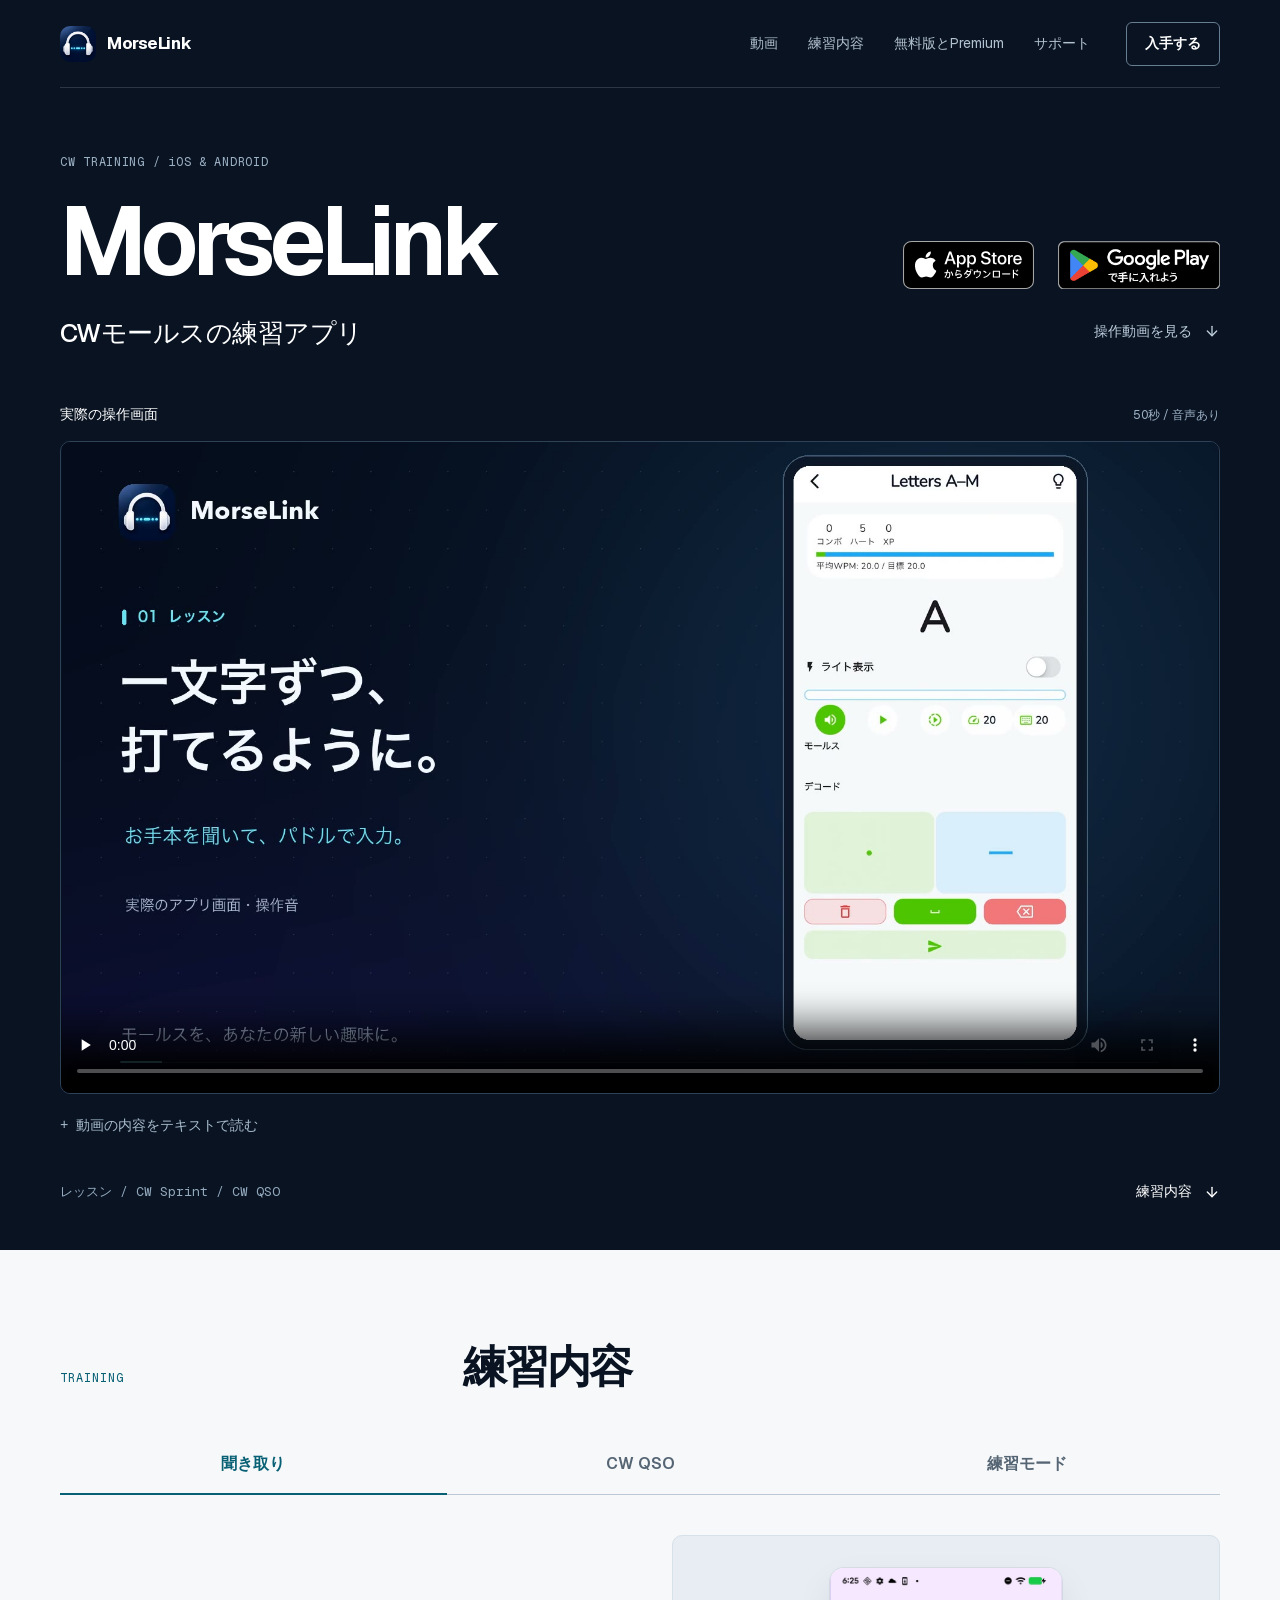
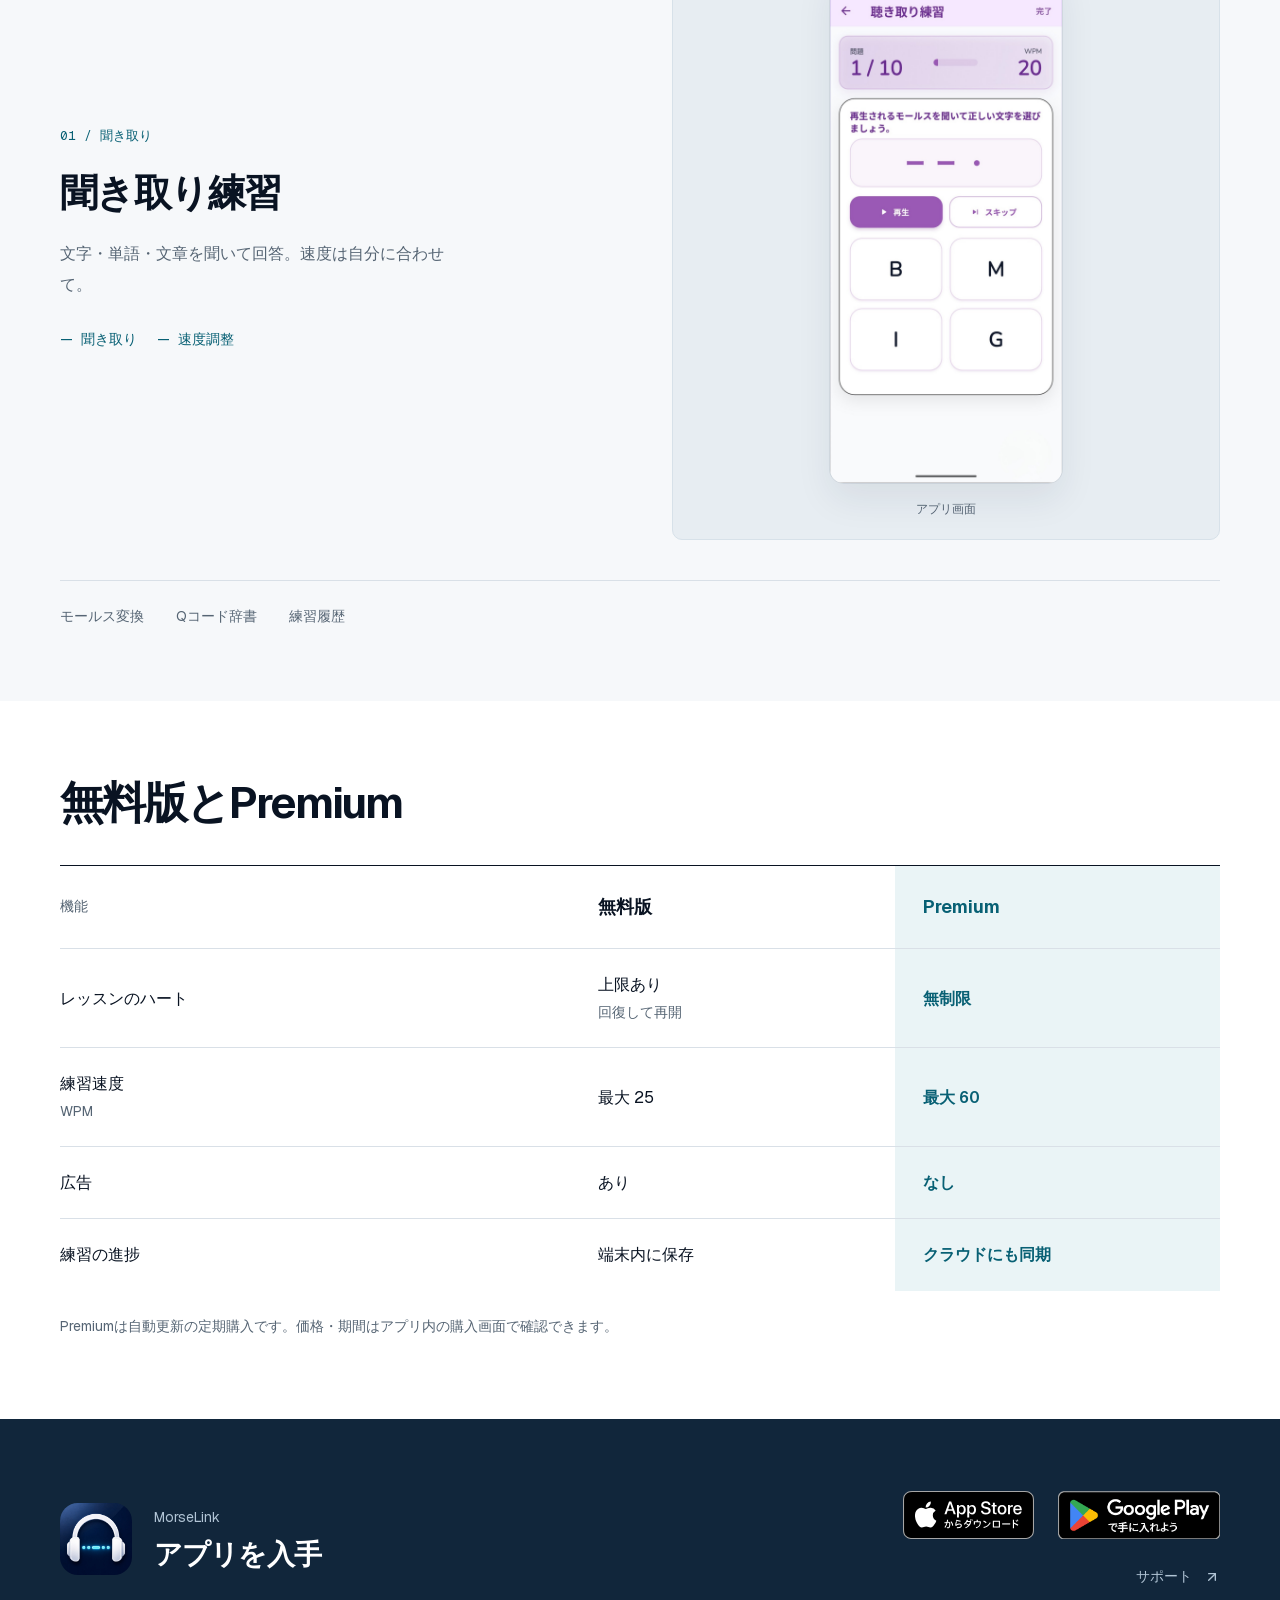
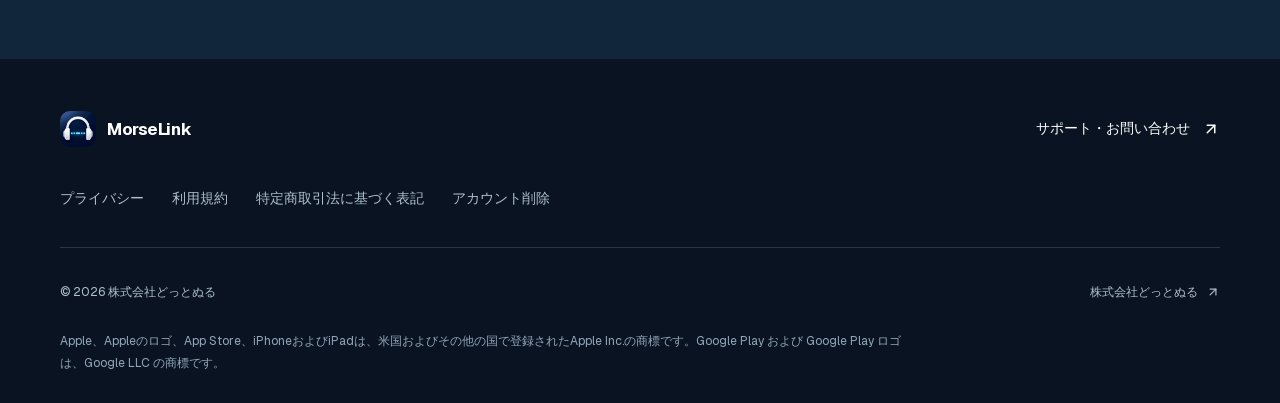
<file: index.html>
<!doctype html>
<html lang="ja">
<head>
<meta charset="utf-8">
<meta name="viewport" content="width=device-width,initial-scale=1">
<title>MorseLink | CWモールスの練習アプリ</title>
<meta name="description" content="聞き取り、パドル入力、CW QSOを基礎から練習できるモールス信号アプリ。">
<meta property="og:title" content="MorseLink | CWモールスの練習アプリ">
<meta property="og:description" content="聞き取り、パドル入力、CW QSOを基礎から練習できるモールス信号アプリ。">
<meta property="og:type" content="website">
<meta property="og:url" content="https://morse-link.com/">
<link rel="canonical" href="https://morse-link.com/">
<link rel="icon" href="/morselink-icon.jpg">
<link rel="apple-touch-icon" href="/morselink-icon.jpg">
<link rel="stylesheet" href="/site.css?v=20260912-plans">
<script src="/site.js?v=20260912" defer></script>
</head>
<body>
<link rel="preload" as="image" href="/morselink-icon.jpg"/><link rel="preload" as="image" href="/badges/app-store-ja.svg"/><link rel="preload" as="image" href="/badges/google-play-ja.png"/><div id="top" class="site-shell"><a class="skip-link" href="#main">本文へスキップ</a><header class="site-header"><div class="site-width header-inner"><a class="brand" href="/" aria-label="MorseLink トップへ"><img src="/morselink-icon.jpg" alt="" width="38" height="38"/><span>MorseLink</span></a><nav aria-label="メインナビゲーション"><a href="/#demo">動画</a><a href="/#features">練習内容</a><a href="/#plans">無料版とPremium</a><a href="/support/">サポート</a></nav>
<a class="header-download" href="/#download">入手する</a></div>
</header>
<main id="main"><section class="hero" aria-labelledby="hero-title"><div class="site-width"><div class="hero-intro"><div class="hero-copy"><p class="eyebrow">CW TRAINING / iOS &amp; ANDROID</p>
<h1 id="hero-title">MorseLink</h1>
<p class="hero-lead">CWモールスの練習アプリ</p>
</div>
<div class="hero-actions"><div class="store-links"><a href="https://apps.apple.com/jp/app/id6760152235" aria-label="App StoreからMorseLinkをダウンロード"><img src="/badges/app-store-ja.svg" alt="App Storeからダウンロード" width="109" height="40"/></a><a href="https://play.google.com/store/apps/details?id=co.dotnull.morselink&amp;hl=ja" aria-label="Google PlayでMorseLinkを入手"><img src="/badges/google-play-ja.png" alt="Google Playで手に入れよう" width="270" height="80"/></a></div>
<a class="text-link" href="#demo">操作動画を見る <svg xmlns="http://www.w3.org/2000/svg" width="16" height="16" viewBox="0 0 24 24" fill="none" stroke="currentColor" stroke-width="2" stroke-linecap="round" stroke-linejoin="round" class="lucide lucide-arrow-down" aria-hidden="true"><path d="M12 5v14"></path><path d="m19 12-7 7-7-7"></path></svg></a></div>
</div>
<div id="demo" class="hero-demo"><div class="demo-heading"><h2>実際の操作画面</h2>
<span>50秒 / 音声あり</span></div>
<div class="demo-player"><video controls="" playsInline="" preload="none" src="/videos/morselink-demo.mp4" poster="/videos/morselink-poster.jpg" width="1920" height="1080" aria-label="MorseLinkの操作動画。レッスン、物語リスニング、CW Sprint、CW Challenge、CW QSOの50秒の紹介"><track kind="captions" src="/videos/morselink-ja.vtt" srcLang="ja" label="日本語（内容・操作音）"/>お使いのブラウザでは動画を再生できません。</video><details class="video-notes"><summary>動画の内容をテキストで読む</summary>
<p>レッスンで文字を打つ練習、物語リスニングで和文を聞く練習、CW Sprintの聞き取り、CW Challengeのパドル入力、CW QSOの受信練習を紹介しています。</p>
</details>
</div>
</div>
<div class="hero-bottom"><p>レッスン / CW Sprint / CW QSO</p>
<a class="text-link" href="#features">練習内容 <svg xmlns="http://www.w3.org/2000/svg" width="16" height="16" viewBox="0 0 24 24" fill="none" stroke="currentColor" stroke-width="2" stroke-linecap="round" stroke-linejoin="round" class="lucide lucide-arrow-down" aria-hidden="true"><path d="M12 5v14"></path><path d="m19 12-7 7-7-7"></path></svg></a></div>
</div>
</section>
<section id="features" class="screens-section" aria-labelledby="features-title"><div class="site-width"><div class="section-heading"><p>TRAINING</p>
<h2 id="features-title">練習内容</h2>
</div>
<div class="screen-gallery"><div class="screen-tabs" aria-label="表示する練習画面" role="tablist"><button type="button" class="screen-tab" role="tab" id="screen-tab-listening" aria-controls="screen-panel-listening" aria-selected="true" data-active="" tabindex="0">聞き取り</button><button type="button" class="screen-tab" role="tab" id="screen-tab-qso" aria-controls="screen-panel-qso" aria-selected="false" tabindex="-1">CW QSO</button><button type="button" class="screen-tab" role="tab" id="screen-tab-modes" aria-controls="screen-panel-modes" aria-selected="false" tabindex="-1">練習モード</button></div>
<div class="screen-panel" role="tabpanel" id="screen-panel-listening" aria-labelledby="screen-tab-listening" tabindex="0"><div class="screen-story"><span class="screen-number">01 / 聞き取り</span><h3>聞き取り練習</h3>
<p>文字・単語・文章を聞いて回答。速度は自分に合わせて。</p>
<ul class="screen-tags"><li>聞き取り</li><li>速度調整</li></ul></div>
<figure class="screen-stage screen-stage-listening"><div class="app-screen"><img src="/screenshots/listening.jpg" alt="MorseLinkの聞き取り練習画面" width="1260" height="2736" loading="lazy" decoding="async"/></div>
<figcaption>アプリ画面</figcaption></figure>
</div>
<div class="screen-panel" role="tabpanel" id="screen-panel-qso" aria-labelledby="screen-tab-qso" hidden="" tabindex="0"><div class="screen-story"><span class="screen-number">02 / CW QSO</span><h3>CW QSO練習</h3>
<p>聞き取りから応答まで、交信の流れを練習。</p>
<ul class="screen-tags"><li>キー・パドル入力</li><li>RST・QTH</li></ul></div>
<figure class="screen-stage screen-stage-qso"><div class="app-screen"><img src="/screenshots/cw-qso.jpg" alt="MorseLinkのCW QSO練習画面" width="1260" height="2736" loading="lazy" decoding="async"/></div>
<figcaption>アプリ画面</figcaption></figure>
</div>
<div class="screen-panel" role="tabpanel" id="screen-panel-modes" aria-labelledby="screen-tab-modes" hidden="" tabindex="0"><div class="screen-story"><span class="screen-number">03 / 練習モード</span><h3>基礎から実践まで</h3>
<p>タップ・聞き取りの基礎から、SprintやChallengeまで。</p>
<ul class="screen-tags"><li>基礎練習</li><li>Sprint・Challenge</li></ul></div>
<figure class="screen-stage screen-stage-modes"><div class="app-screen"><img src="/screenshots/training-modes.jpg" alt="MorseLinkの練習モード選択画面" width="1260" height="2736" loading="lazy" decoding="async"/></div>
<figcaption>アプリ画面</figcaption></figure>
</div>
<div class="mode-rail" aria-label="その他の機能"><span>モールス変換</span><span>Qコード辞書</span><span>練習履歴</span></div>
</div>
</div>
</section>
<section id="plans" class="plans-section" aria-labelledby="plans-title"><div class="site-width"><div class="plans-heading"><h2 id="plans-title">無料版とPremium</h2>
</div>
<div class="table-container"><table class="plan-table" aria-labelledby="plans-title" aria-describedby="plans-note"><thead><tr><th scope="col">機能</th><th scope="col">無料版</th><th scope="col">Premium</th></tr>
</thead>
<tbody><tr><th scope="row">レッスンのハート</th><td>上限あり<span class="plan-detail">回復して再開</span></td><td>無制限</td></tr>
<tr><th scope="row">練習速度<span class="plan-detail">WPM</span></th><td>最大 <span class="plan-number">25</span></td><td>最大 <span class="plan-number">60</span></td></tr>
<tr><th scope="row">広告</th><td>あり</td><td>なし</td></tr>
<tr><th scope="row">練習の進捗</th><td>端末内に保存</td><td>クラウドにも同期</td></tr>
</tbody>
</table>
</div>
<p id="plans-note" class="plans-note">Premiumは自動更新の定期購入です。価格・期間はアプリ内の購入画面で確認できます。</p>
</div>
</section>
<section id="download" class="download-section" aria-labelledby="download-title"><div class="site-width download-inner"><div class="download-product"><img src="/morselink-icon.jpg" alt="" width="72" height="72" loading="lazy"/><div><p>MorseLink</p>
<h2 id="download-title">アプリを入手</h2>
</div>
</div>
<div class="download-stores"><div class="store-links"><a href="https://apps.apple.com/jp/app/id6760152235" aria-label="App StoreからMorseLinkをダウンロード"><img src="/badges/app-store-ja.svg" alt="App Storeからダウンロード" width="109" height="40"/></a><a href="https://play.google.com/store/apps/details?id=co.dotnull.morselink&amp;hl=ja" aria-label="Google PlayでMorseLinkを入手"><img src="/badges/google-play-ja.png" alt="Google Playで手に入れよう" width="270" height="80"/></a></div>
<a class="text-link" href="/support/">サポート <svg xmlns="http://www.w3.org/2000/svg" width="16" height="16" viewBox="0 0 24 24" fill="none" stroke="currentColor" stroke-width="2" stroke-linecap="round" stroke-linejoin="round" class="lucide lucide-arrow-up-right" aria-hidden="true"><path d="M7 7h10v10"></path><path d="M7 17 17 7"></path></svg></a></div>
</div>
</section>
</main>
<footer class="site-footer"><div class="site-width"><div class="footer-top"><a class="brand" href="/" aria-label="MorseLink トップへ"><img src="/morselink-icon.jpg" alt="" width="38" height="38"/><span>MorseLink</span></a><a class="support-link" href="/support/">サポート・お問い合わせ <svg xmlns="http://www.w3.org/2000/svg" width="18" height="18" viewBox="0 0 24 24" fill="none" stroke="currentColor" stroke-width="2" stroke-linecap="round" stroke-linejoin="round" class="lucide lucide-arrow-up-right" aria-hidden="true"><path d="M7 7h10v10"></path><path d="M7 17 17 7"></path></svg></a></div>
<nav class="legal-links" aria-label="利用に関する情報"><a href="https://morse-link.com/privacy.html">プライバシー</a><a href="https://morse-link.com/terms.html">利用規約</a><a href="https://morse-link.com/commercial-transactions.html">特定商取引法に基づく表記</a><a href="https://morse-link.com/support/account-deletion.html">アカウント削除</a></nav>
<div class="footer-bottom"><span>© 2026 株式会社どっとぬる</span><a href="https://dotnull.co.jp/">株式会社どっとぬる <svg xmlns="http://www.w3.org/2000/svg" width="14" height="14" viewBox="0 0 24 24" fill="none" stroke="currentColor" stroke-width="2" stroke-linecap="round" stroke-linejoin="round" class="lucide lucide-arrow-up-right" aria-hidden="true"><path d="M7 7h10v10"></path><path d="M7 17 17 7"></path></svg></a></div>
<p class="trademark-credit">Apple、Appleのロゴ、App Store、iPhoneおよびiPadは、米国およびその他の国で登録されたApple Inc.の商標です。Google Play および Google Play ロゴは、Google LLC の商標です。</p>
</div>
</footer>
</div>

</body>
</html>
</file>
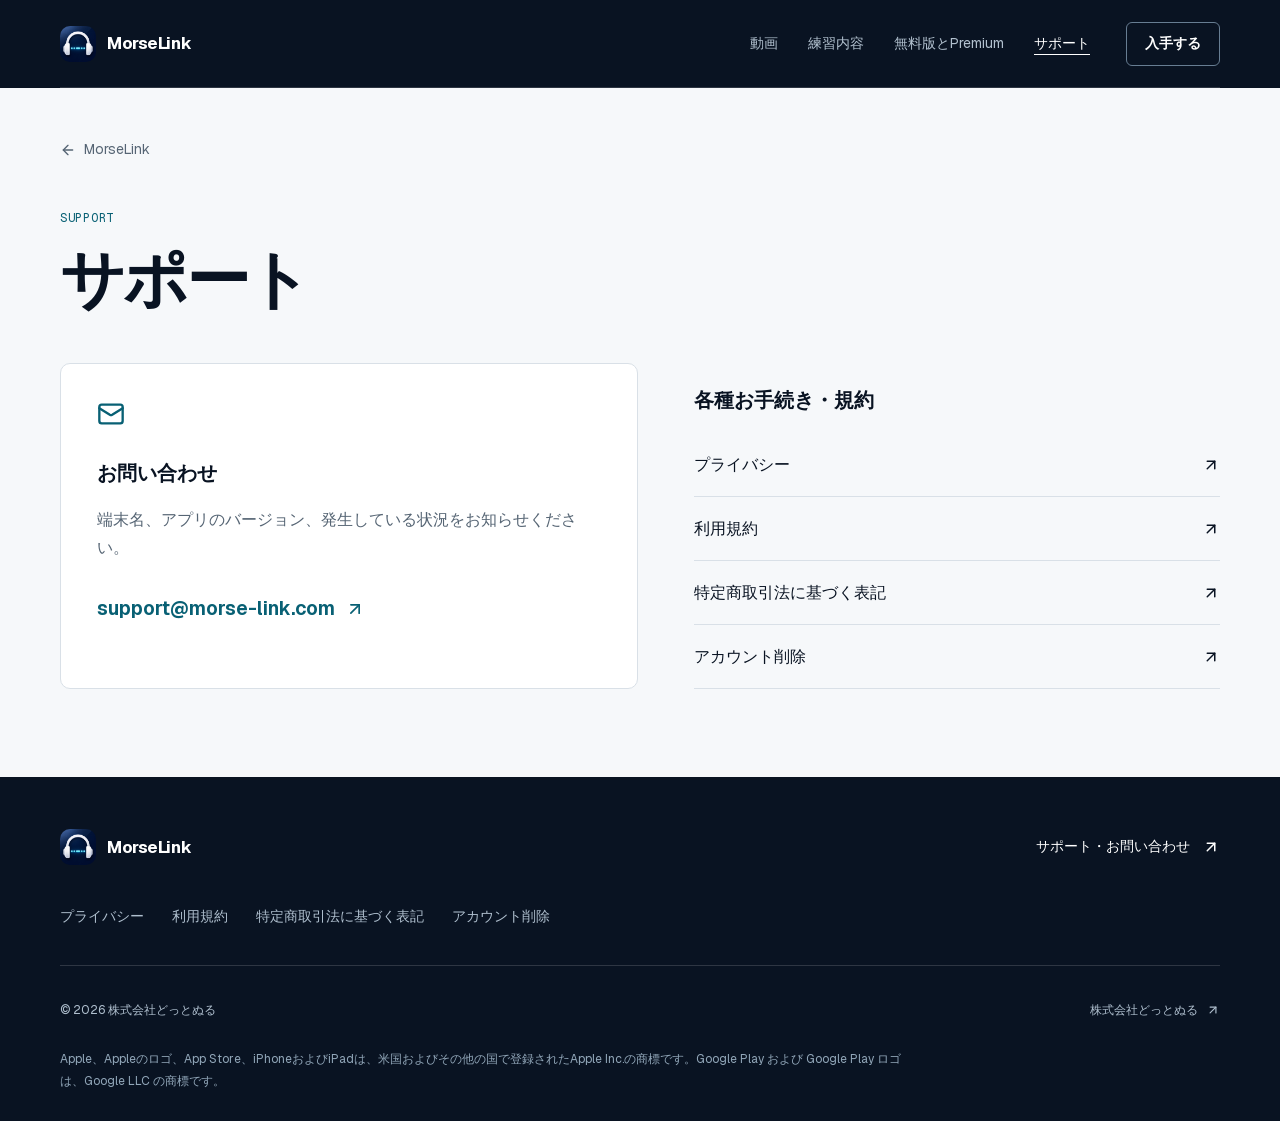
<file: support/index.html>
<!doctype html>
<html lang="ja">
<head>
<meta charset="utf-8">
<meta name="viewport" content="width=device-width,initial-scale=1">
<title>サポート | MorseLink</title>
<meta name="description" content="MorseLinkのお問い合わせ先、利用規約、アカウント削除のご案内。">
<meta property="og:title" content="サポート | MorseLink">
<meta property="og:description" content="MorseLinkのお問い合わせ先、利用規約、アカウント削除のご案内。">
<meta property="og:type" content="website">
<meta property="og:url" content="https://morse-link.com/support/">
<link rel="canonical" href="https://morse-link.com/support/">
<link rel="icon" href="/morselink-icon.jpg">
<link rel="apple-touch-icon" href="/morselink-icon.jpg">
<link rel="stylesheet" href="/site.css?v=20260912-plans">
<script src="/site.js?v=20260912" defer></script>
</head>
<body>
<link rel="preload" as="image" href="/morselink-icon.jpg"/><div class="site-shell"><a class="skip-link" href="#main">本文へスキップ</a><header class="site-header site-header-solid"><div class="site-width header-inner"><a class="brand" href="/" aria-label="MorseLink トップへ"><img src="/morselink-icon.jpg" alt="" width="38" height="38"/><span>MorseLink</span></a><nav aria-label="メインナビゲーション"><a href="/#demo">動画</a><a href="/#features">練習内容</a><a href="/#plans">無料版とPremium</a><a href="/support/" aria-current="page">サポート</a></nav>
<a class="header-download" href="/#download">入手する</a></div>
</header>
<main id="main" class="support-main"><div class="site-width"><a class="back-link" href="/"><svg xmlns="http://www.w3.org/2000/svg" width="16" height="16" viewBox="0 0 24 24" fill="none" stroke="currentColor" stroke-width="2" stroke-linecap="round" stroke-linejoin="round" class="lucide lucide-arrow-left" aria-hidden="true"><path d="m12 19-7-7 7-7"></path><path d="M19 12H5"></path></svg>MorseLink</a><div class="support-heading"><p class="eyebrow">SUPPORT</p>
<h1>サポート</h1>
</div>
<div class="support-grid"><section class="contact-panel" aria-labelledby="contact-title"><svg xmlns="http://www.w3.org/2000/svg" width="28" height="28" viewBox="0 0 24 24" fill="none" stroke="currentColor" stroke-width="2" stroke-linecap="round" stroke-linejoin="round" class="lucide lucide-mail" aria-hidden="true"><path d="m22 7-8.991 5.727a2 2 0 0 1-2.009 0L2 7"></path><rect x="2" y="4" width="20" height="16" rx="2"></rect></svg><h2 id="contact-title">お問い合わせ</h2>
<p>端末名、アプリのバージョン、発生している状況をお知らせください。</p>
<a class="support-email" href="mailto:support@morse-link.com?subject=MorseLink%20%E3%81%8A%E5%95%8F%E3%81%84%E5%90%88%E3%82%8F%E3%81%9B&amp;body=%E7%AB%AF%E6%9C%AB%E5%90%8D%EF%BC%9A%0AOS%E3%83%BB%E3%82%A2%E3%83%97%E3%83%AA%E3%81%AE%E3%83%90%E3%83%BC%E3%82%B8%E3%83%A7%E3%83%B3%EF%BC%9A%0A%E3%81%8A%E5%95%8F%E3%81%84%E5%90%88%E3%82%8F%E3%81%9B%E5%86%85%E5%AE%B9%EF%BC%9A%0A">support@morse-link.com <svg xmlns="http://www.w3.org/2000/svg" width="20" height="20" viewBox="0 0 24 24" fill="none" stroke="currentColor" stroke-width="2" stroke-linecap="round" stroke-linejoin="round" class="lucide lucide-arrow-up-right" aria-hidden="true"><path d="M7 7h10v10"></path><path d="M7 17 17 7"></path></svg></a></section>
<section class="support-resources" aria-labelledby="resources-title"><h2 id="resources-title">各種お手続き・規約</h2>
<a href="https://morse-link.com/privacy.html">プライバシー<svg xmlns="http://www.w3.org/2000/svg" width="18" height="18" viewBox="0 0 24 24" fill="none" stroke="currentColor" stroke-width="2" stroke-linecap="round" stroke-linejoin="round" class="lucide lucide-arrow-up-right" aria-hidden="true"><path d="M7 7h10v10"></path><path d="M7 17 17 7"></path></svg></a><a href="https://morse-link.com/terms.html">利用規約<svg xmlns="http://www.w3.org/2000/svg" width="18" height="18" viewBox="0 0 24 24" fill="none" stroke="currentColor" stroke-width="2" stroke-linecap="round" stroke-linejoin="round" class="lucide lucide-arrow-up-right" aria-hidden="true"><path d="M7 7h10v10"></path><path d="M7 17 17 7"></path></svg></a><a href="https://morse-link.com/commercial-transactions.html">特定商取引法に基づく表記<svg xmlns="http://www.w3.org/2000/svg" width="18" height="18" viewBox="0 0 24 24" fill="none" stroke="currentColor" stroke-width="2" stroke-linecap="round" stroke-linejoin="round" class="lucide lucide-arrow-up-right" aria-hidden="true"><path d="M7 7h10v10"></path><path d="M7 17 17 7"></path></svg></a><a href="https://morse-link.com/support/account-deletion.html">アカウント削除<svg xmlns="http://www.w3.org/2000/svg" width="18" height="18" viewBox="0 0 24 24" fill="none" stroke="currentColor" stroke-width="2" stroke-linecap="round" stroke-linejoin="round" class="lucide lucide-arrow-up-right" aria-hidden="true"><path d="M7 7h10v10"></path><path d="M7 17 17 7"></path></svg></a></section>
</div>
</div>
</main>
<footer class="site-footer"><div class="site-width"><div class="footer-top"><a class="brand" href="/" aria-label="MorseLink トップへ"><img src="/morselink-icon.jpg" alt="" width="38" height="38"/><span>MorseLink</span></a><a class="support-link" href="/support/">サポート・お問い合わせ <svg xmlns="http://www.w3.org/2000/svg" width="18" height="18" viewBox="0 0 24 24" fill="none" stroke="currentColor" stroke-width="2" stroke-linecap="round" stroke-linejoin="round" class="lucide lucide-arrow-up-right" aria-hidden="true"><path d="M7 7h10v10"></path><path d="M7 17 17 7"></path></svg></a></div>
<nav class="legal-links" aria-label="利用に関する情報"><a href="https://morse-link.com/privacy.html">プライバシー</a><a href="https://morse-link.com/terms.html">利用規約</a><a href="https://morse-link.com/commercial-transactions.html">特定商取引法に基づく表記</a><a href="https://morse-link.com/support/account-deletion.html">アカウント削除</a></nav>
<div class="footer-bottom"><span>© 2026 株式会社どっとぬる</span><a href="https://dotnull.co.jp/">株式会社どっとぬる <svg xmlns="http://www.w3.org/2000/svg" width="14" height="14" viewBox="0 0 24 24" fill="none" stroke="currentColor" stroke-width="2" stroke-linecap="round" stroke-linejoin="round" class="lucide lucide-arrow-up-right" aria-hidden="true"><path d="M7 7h10v10"></path><path d="M7 17 17 7"></path></svg></a></div>
<p class="trademark-credit">Apple、Appleのロゴ、App Store、iPhoneおよびiPadは、米国およびその他の国で登録されたApple Inc.の商標です。Google Play および Google Play ロゴは、Google LLC の商標です。</p>
</div>
</footer>
</div>

</body>
</html>
</file>
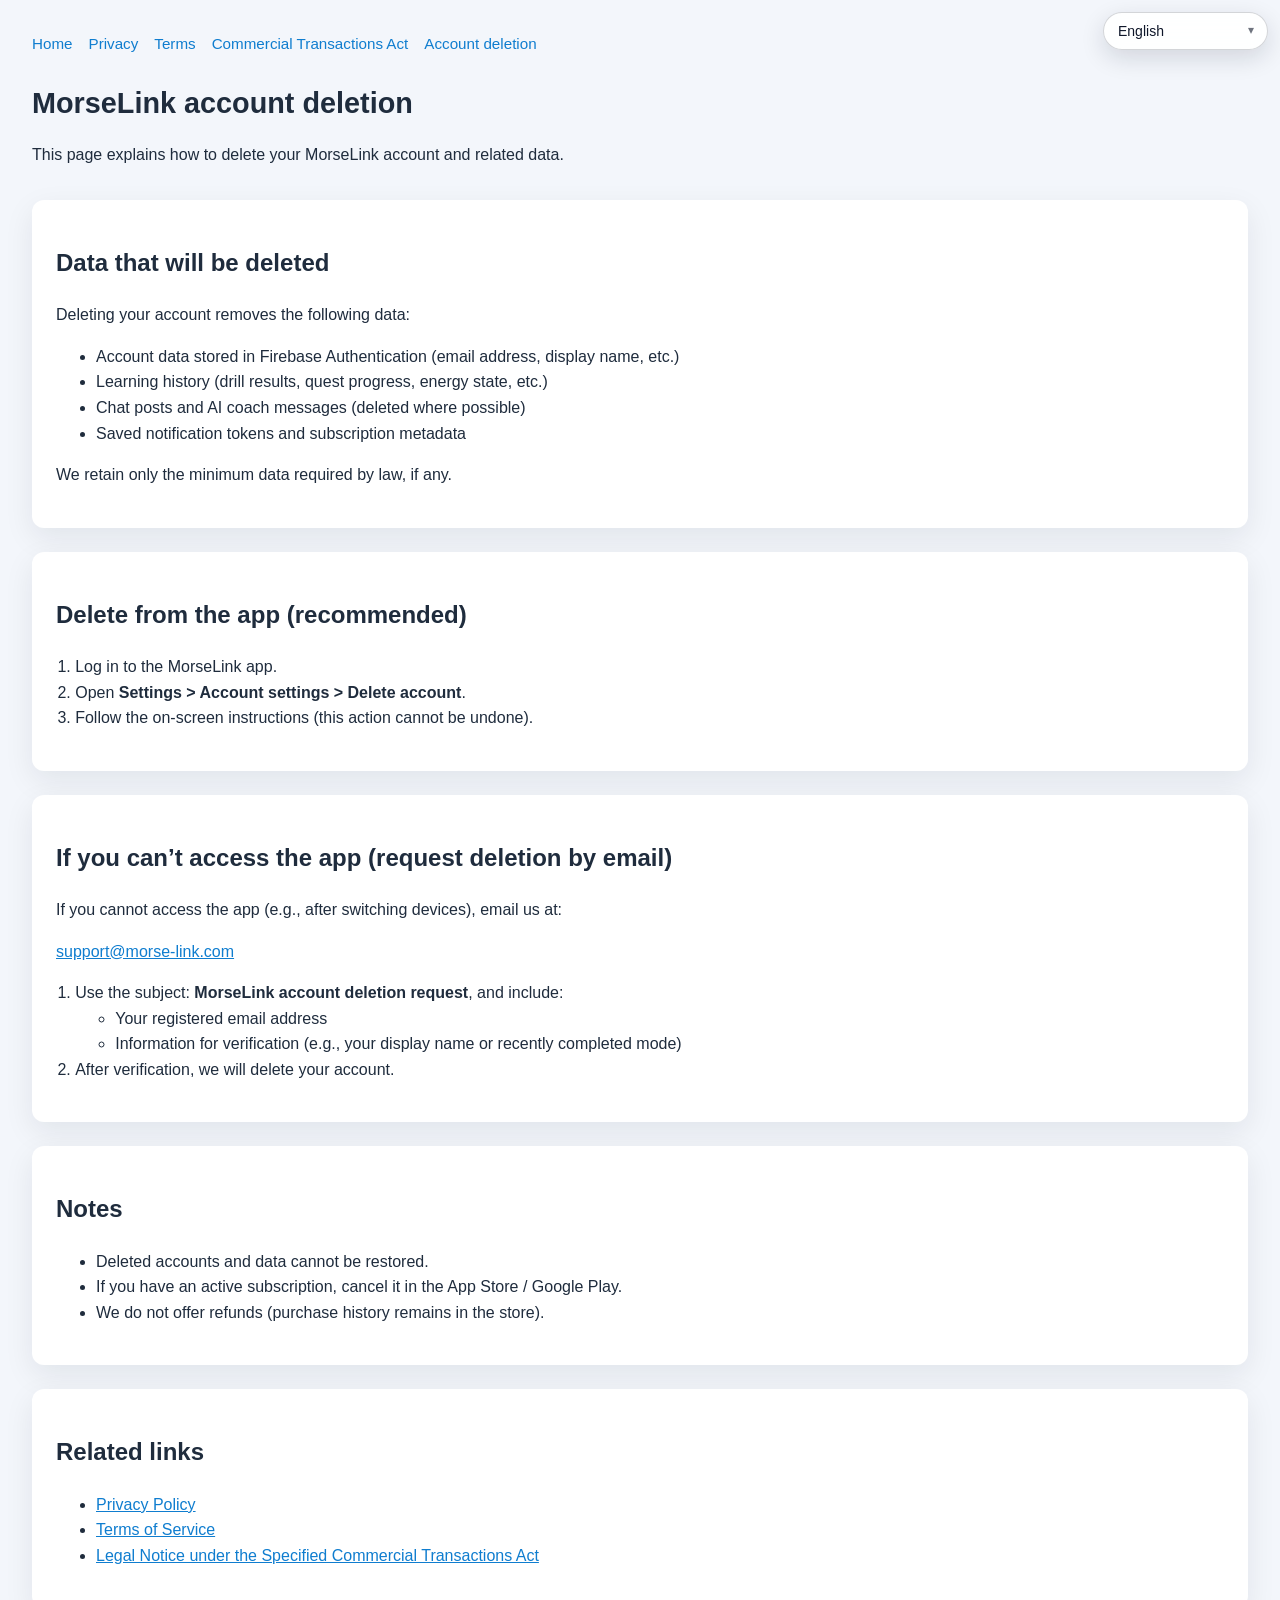
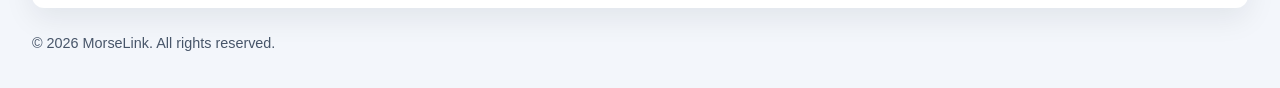
<file: account-deletion.html>
<!DOCTYPE html>
<html lang="en">
  <head>
    <meta charset="UTF-8" />
    <meta name="viewport" content="width=device-width, initial-scale=1" />
    <title>Account deletion | MorseLink</title>
    <meta http-equiv="refresh" content="0; url=./support/account-deletion.html" />
  </head>
  <body>
    <script>
      const target = new URL("./support/account-deletion.html", window.location.href);
      target.search = window.location.search;
      target.hash = window.location.hash;
      window.location.replace(target.toString());
    </script>
    <p>
      Redirecting to <a href="./support/account-deletion.html">/support/account-deletion.html</a>
    </p>
  </body>
</html>
</file>
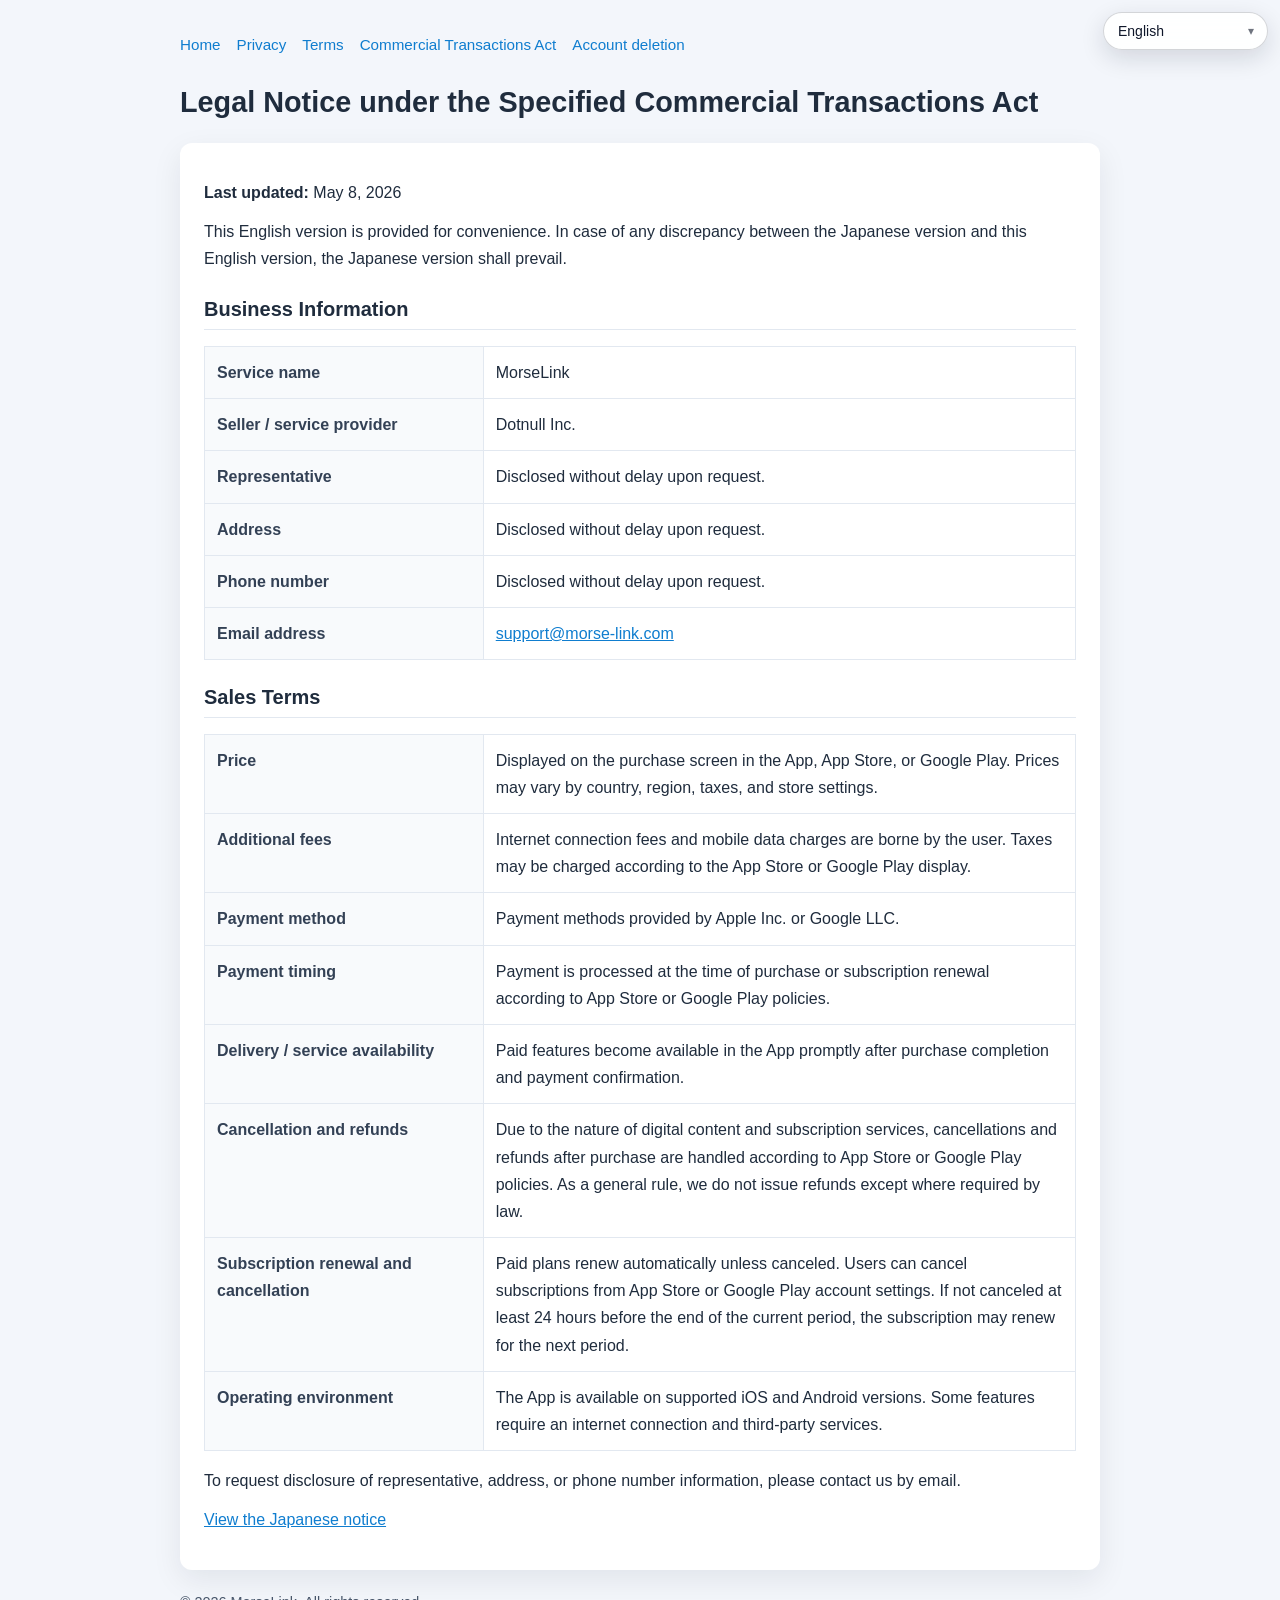
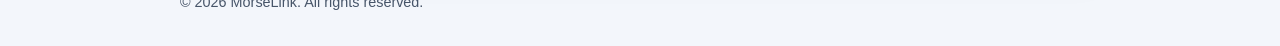
<file: commercial-transactions.html>
<!DOCTYPE html>
<html lang="en">
  <head>
    <meta charset="UTF-8" />
    <meta name="viewport" content="width=device-width, initial-scale=1" />
    <title>Legal Notice under the Specified Commercial Transactions Act | MorseLink</title>
    <link rel="stylesheet" href="./assets/site.css" />
    <style>
      body {
        font-family: -apple-system, BlinkMacSystemFont, "Segoe UI", sans-serif;
        line-height: 1.7;
        margin: 0;
        padding: 2rem;
        background: #f3f6fb;
        color: #1f2c3d;
      }
      .container {
        max-width: 920px;
        margin: 0 auto;
      }
      nav {
        display: flex;
        gap: 1rem;
        flex-wrap: wrap;
        margin: 0 0 1.25rem;
      }
      nav a {
        font-size: 0.95rem;
        color: #0f7dcf;
        text-decoration: none;
      }
      nav a:hover {
        text-decoration: underline;
      }
      header {
        margin: 0 0 1rem;
      }
      header h1 {
        font-size: 1.8rem;
        margin: 0;
      }
      article {
        background: #fff;
        border-radius: 12px;
        padding: 1.5rem;
        box-shadow: 0 10px 30px rgba(15, 23, 42, 0.08);
      }
      article + article {
        margin-top: 1rem;
      }
      article h2 {
        font-size: 1.25rem;
        border-bottom: 1px solid #e2e8f0;
        line-height: 1.35;
        margin: 1.5rem 0 0.5rem;
        padding-bottom: 0.35rem;
      }
      article h2:first-child {
        margin-top: 0;
      }
      table {
        border-collapse: collapse;
        width: 100%;
        margin: 1rem 0;
      }
      th,
      td {
        border: 1px solid #e2e8f0;
        padding: 0.75rem;
        text-align: left;
        vertical-align: top;
      }
      th {
        width: 32%;
        background: #f8fafc;
        color: #334155;
        font-weight: 700;
      }
      article p {
        margin: 0.75rem 0;
      }
      article a {
        color: #0f7dcf;
      }
      footer {
        font-size: 0.9rem;
        color: #475569;
        margin-top: 1.25rem;
      }
      @media (max-width: 640px) {
        body {
          padding: 1rem;
        }
        article {
          padding: 1.1rem;
        }
        table,
        tbody,
        tr,
        th,
        td {
          display: block;
          width: 100%;
        }
        th,
        td {
          box-sizing: border-box;
        }
        tr + tr th {
          border-top-width: 2px;
        }
      }
    </style>
  </head>
  <body>
    <div id="top" class="container">
      <nav aria-label="MorseLink site navigation">
        <a href="./index.html">
          <span data-lang="en">Home</span>
          <span data-lang="ja">トップ</span>
        </a>
        <a href="./privacy.html">
          <span data-lang="en">Privacy</span>
          <span data-lang="ja">プライバシーポリシー</span>
        </a>
        <a href="./terms.html">
          <span data-lang="en">Terms</span>
          <span data-lang="ja">利用規約</span>
        </a>
        <a href="./commercial-transactions.html" aria-current="page">
          <span data-lang="en">Commercial Transactions Act</span>
          <span data-lang="ja">特定商取引法に基づく表記</span>
        </a>
        <a href="./support/account-deletion.html">
          <span data-lang="en">Account deletion</span>
          <span data-lang="ja">アカウント削除</span>
        </a>
      </nav>

      <header>
        <h1 data-lang="en">Legal Notice under the Specified Commercial Transactions Act</h1>
        <h1 data-lang="ja">特定商取引法に基づく表記</h1>
      </header>

      <article data-lang="en">
        <p><strong>Last updated:</strong> May 8, 2026</p>
        <p>
          This English version is provided for convenience. In case of any discrepancy between the
          Japanese version and this English version, the Japanese version shall prevail.
        </p>

        <h2>Business Information</h2>
        <table>
          <tbody>
            <tr>
              <th>Service name</th>
              <td>MorseLink</td>
            </tr>
            <tr>
              <th>Seller / service provider</th>
              <td>Dotnull Inc.</td>
            </tr>
            <tr>
              <th>Representative</th>
              <td>Disclosed without delay upon request.</td>
            </tr>
            <tr>
              <th>Address</th>
              <td>Disclosed without delay upon request.</td>
            </tr>
            <tr>
              <th>Phone number</th>
              <td>Disclosed without delay upon request.</td>
            </tr>
            <tr>
              <th>Email address</th>
              <td><a href="mailto:support@morse-link.com">support@morse-link.com</a></td>
            </tr>
          </tbody>
        </table>

        <h2>Sales Terms</h2>
        <table>
          <tbody>
            <tr>
              <th>Price</th>
              <td>
                Displayed on the purchase screen in the App, App Store, or Google Play. Prices may
                vary by country, region, taxes, and store settings.
              </td>
            </tr>
            <tr>
              <th>Additional fees</th>
              <td>
                Internet connection fees and mobile data charges are borne by the user. Taxes may
                be charged according to the App Store or Google Play display.
              </td>
            </tr>
            <tr>
              <th>Payment method</th>
              <td>Payment methods provided by Apple Inc. or Google LLC.</td>
            </tr>
            <tr>
              <th>Payment timing</th>
              <td>
                Payment is processed at the time of purchase or subscription renewal according to
                App Store or Google Play policies.
              </td>
            </tr>
            <tr>
              <th>Delivery / service availability</th>
              <td>
                Paid features become available in the App promptly after purchase completion and
                payment confirmation.
              </td>
            </tr>
            <tr>
              <th>Cancellation and refunds</th>
              <td>
                Due to the nature of digital content and subscription services, cancellations and
                refunds after purchase are handled according to App Store or Google Play policies.
                As a general rule, we do not issue refunds except where required by law.
              </td>
            </tr>
            <tr>
              <th>Subscription renewal and cancellation</th>
              <td>
                Paid plans renew automatically unless canceled. Users can cancel subscriptions from
                App Store or Google Play account settings. If not canceled at least 24 hours before
                the end of the current period, the subscription may renew for the next period.
              </td>
            </tr>
            <tr>
              <th>Operating environment</th>
              <td>
                The App is available on supported iOS and Android versions. Some features require
                an internet connection and third-party services.
              </td>
            </tr>
          </tbody>
        </table>

        <p>
          To request disclosure of representative, address, or phone number information, please
          contact us by email.
        </p>
        <p><a href="#jp" data-set-lang="ja">View the Japanese notice</a></p>
      </article>

      <article id="jp" data-lang="ja">
        <p><strong>最終更新日:</strong> 2026年5月8日</p>

        <h2>事業者情報</h2>
        <table>
          <tbody>
            <tr>
              <th>サービス名</th>
              <td>MorseLink</td>
            </tr>
            <tr>
              <th>販売業者 / 役務提供事業者</th>
              <td>株式会社どっとぬる</td>
            </tr>
            <tr>
              <th>代表者</th>
              <td>請求があった場合、遅滞なく開示いたします。</td>
            </tr>
            <tr>
              <th>所在地</th>
              <td>請求があった場合、遅滞なく開示いたします。</td>
            </tr>
            <tr>
              <th>電話番号</th>
              <td>請求があった場合、遅滞なく開示いたします。</td>
            </tr>
            <tr>
              <th>メールアドレス</th>
              <td><a href="mailto:support@morse-link.com">support@morse-link.com</a></td>
            </tr>
          </tbody>
        </table>

        <h2>販売条件</h2>
        <table>
          <tbody>
            <tr>
              <th>販売価格 / 役務の対価</th>
              <td>
                アプリ内の購入画面、App Store または Google Play に表示される価格に従います。価格は国・地域、税金、ストアの設定により異なる場合があります。
              </td>
            </tr>
            <tr>
              <th>商品代金以外の必要料金</th>
              <td>
                インターネット接続料金、通信料金等はお客様のご負担となります。税金等は App Store または Google Play の表示に従います。
              </td>
            </tr>
            <tr>
              <th>支払方法</th>
              <td>Apple Inc. または Google LLC が提供する決済方法に従います。</td>
            </tr>
            <tr>
              <th>支払時期</th>
              <td>
                購入時またはサブスクリプション更新時に、App Store または Google Play のポリシーに従って決済されます。
              </td>
            </tr>
            <tr>
              <th>引渡時期 / 役務提供時期</th>
              <td>
                購入手続きおよび決済完了後、速やかにアプリ内で有料機能をご利用いただけます。
              </td>
            </tr>
            <tr>
              <th>キャンセル・返金</th>
              <td>
                デジタルコンテンツおよびサブスクリプションという性質上、購入後のキャンセル・返金は App Store または Google Play のポリシーに従います。当社は、法令上必要な場合を除き、原則として返金を行いません。
              </td>
            </tr>
            <tr>
              <th>サブスクリプションの更新・解約</th>
              <td>
                有料プランは、解約されない限り自動更新されます。解約は App Store または Google Play のアカウント設定から行えます。現在の期間終了の24時間前までに解約されない場合、次の期間分が更新されることがあります。
              </td>
            </tr>
            <tr>
              <th>動作環境</th>
              <td>
                本アプリは対応する iOS / Android バージョンでご利用いただけます。一部機能の利用にはインターネット接続および第三者サービスが必要です。
              </td>
            </tr>
          </tbody>
        </table>

        <p>
          代表者、所在地、電話番号の開示をご希望の場合は、メールにてお問い合わせください。
        </p>
        <p><a href="#top" data-set-lang="en">View the English notice</a></p>
      </article>

      <footer>© <span id="year"></span> MorseLink. All rights reserved.</footer>
    </div>

    <script>
      document.getElementById("year").textContent = new Date().getFullYear();
    </script>
    <script src="./assets/site.js"></script>
  </body>
</html>
</file>
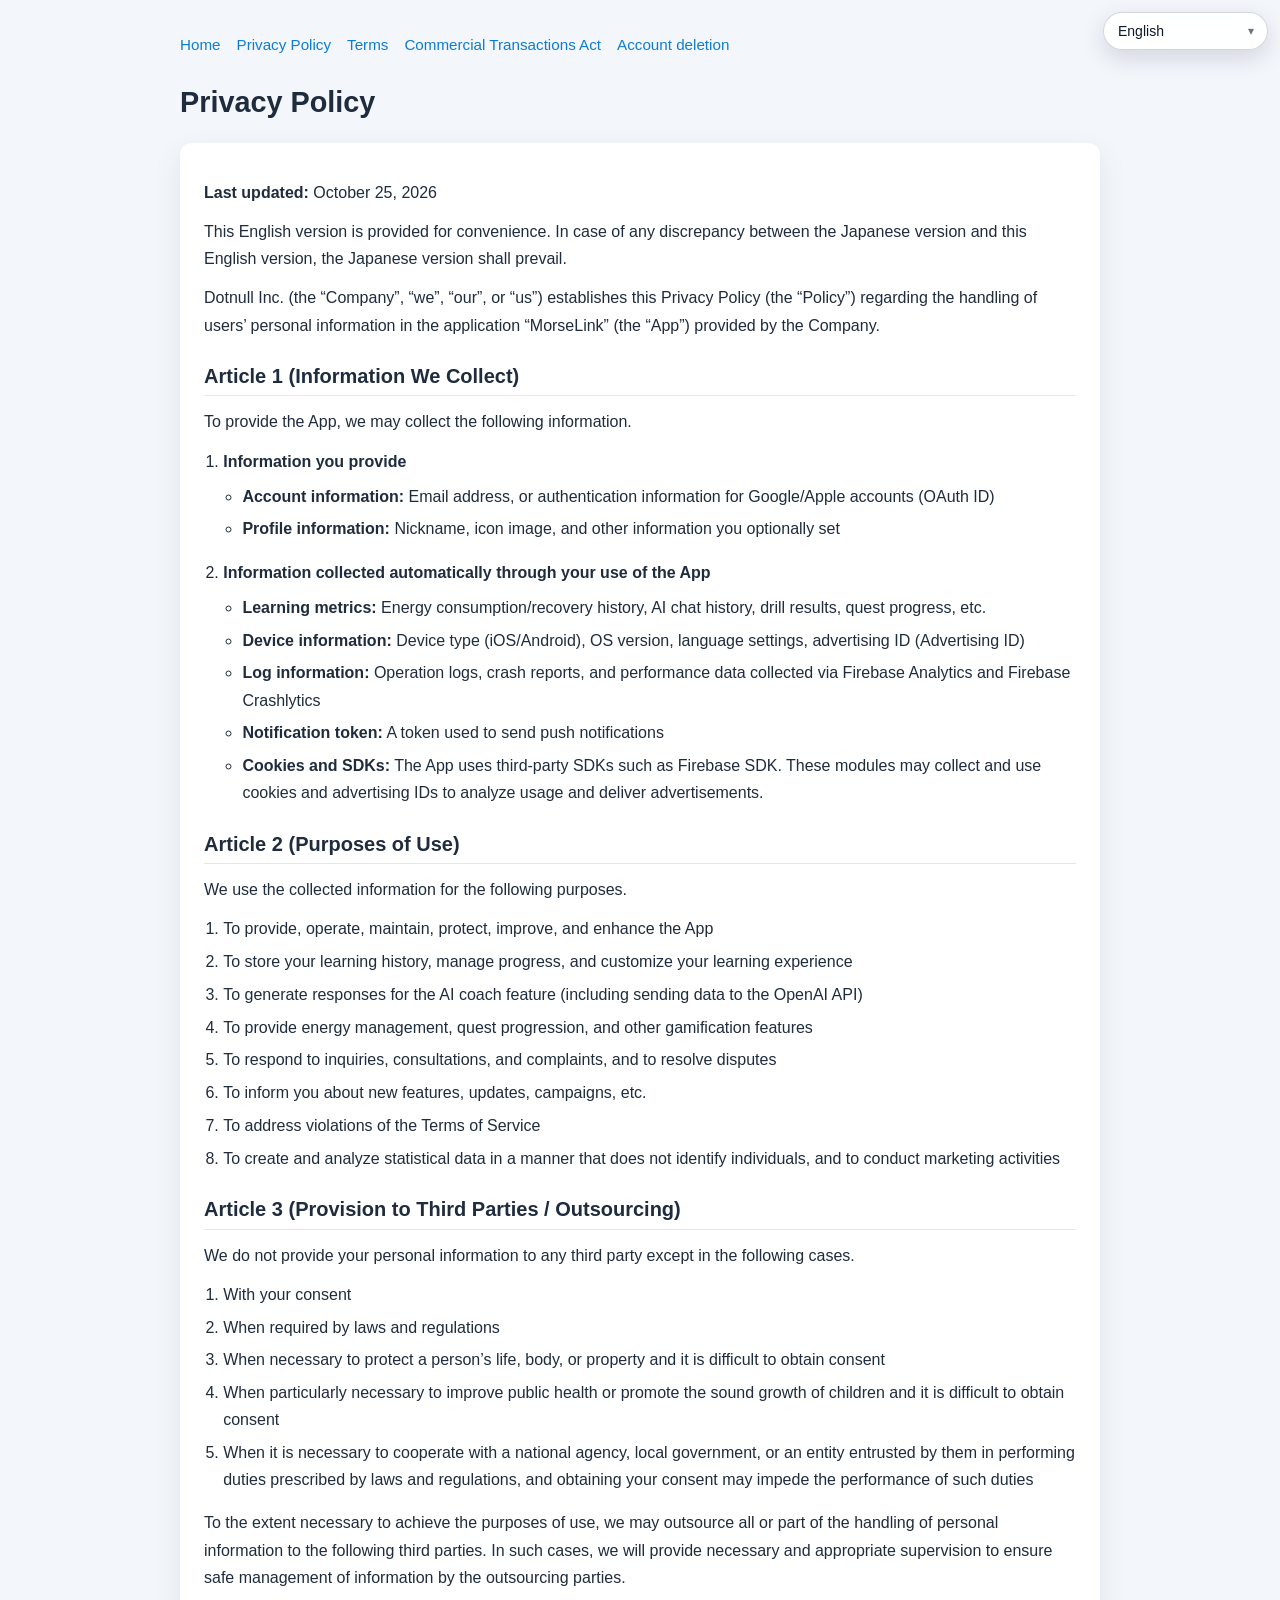
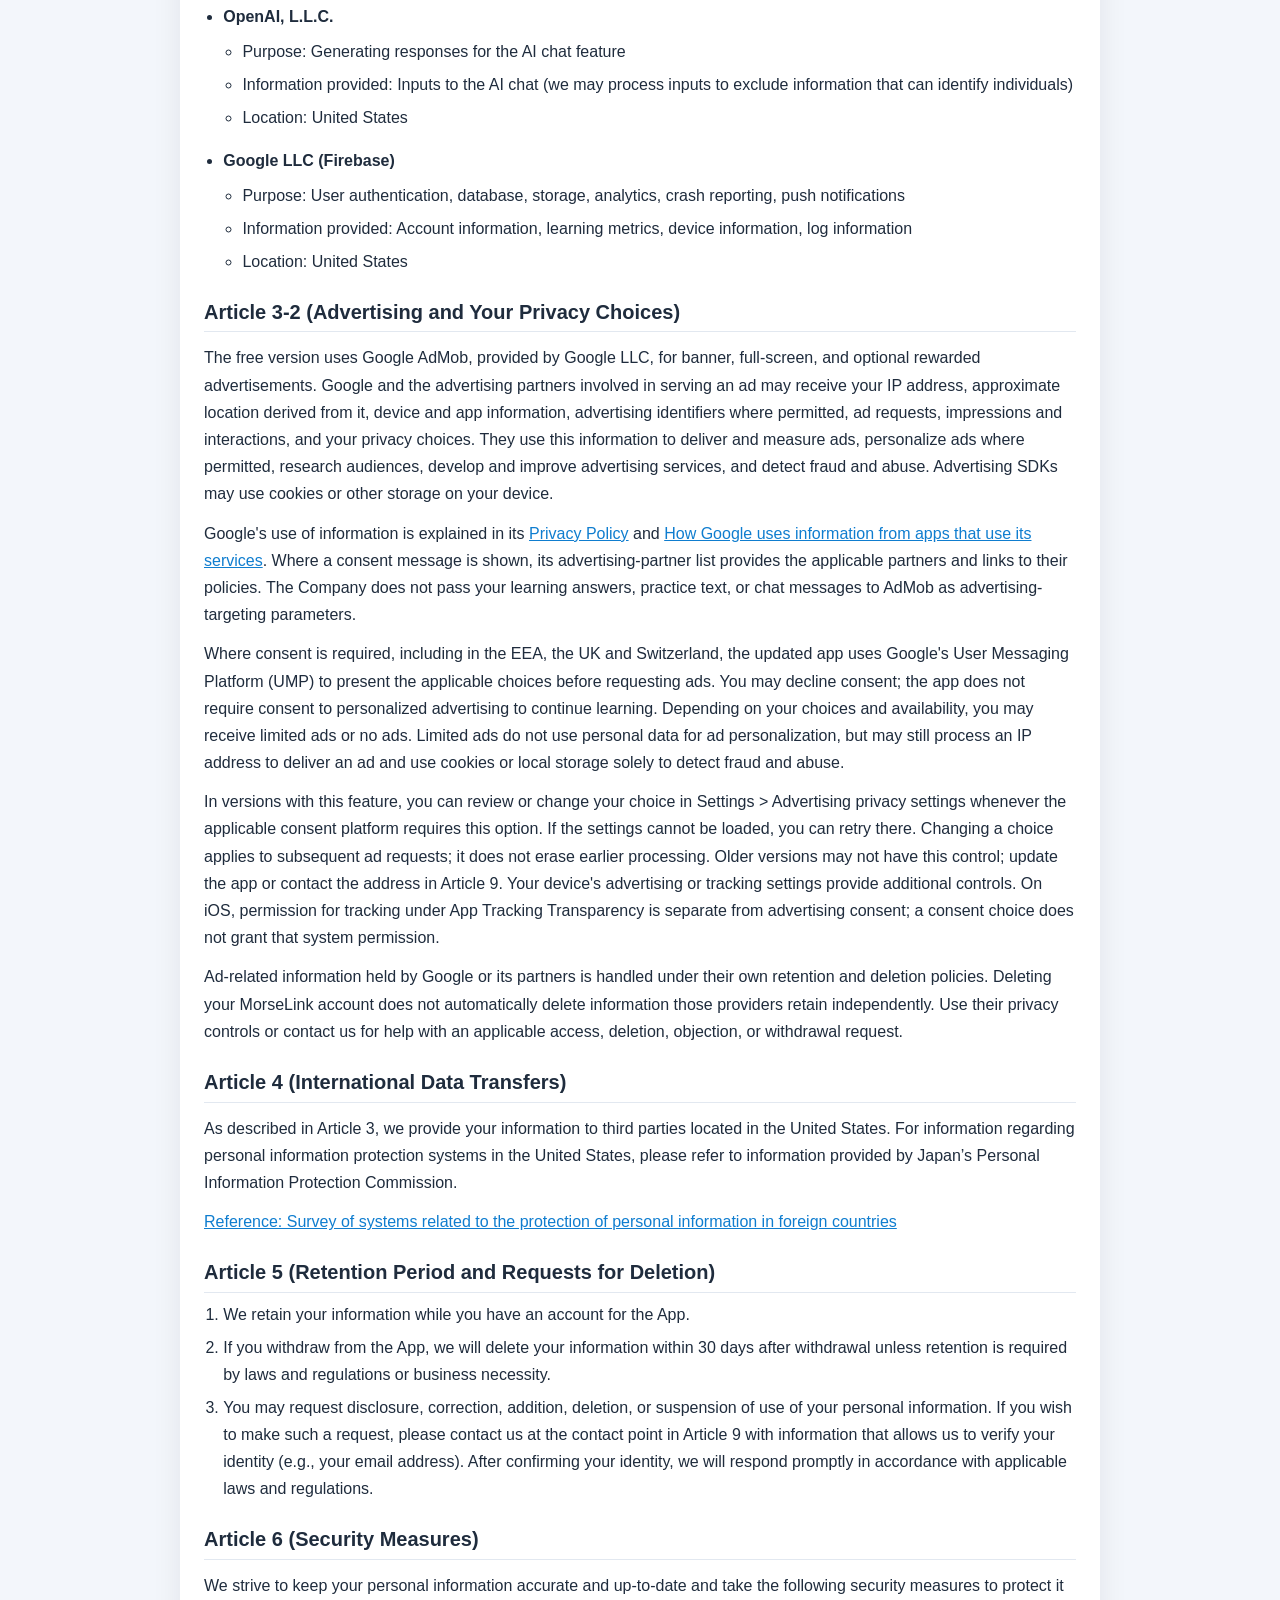
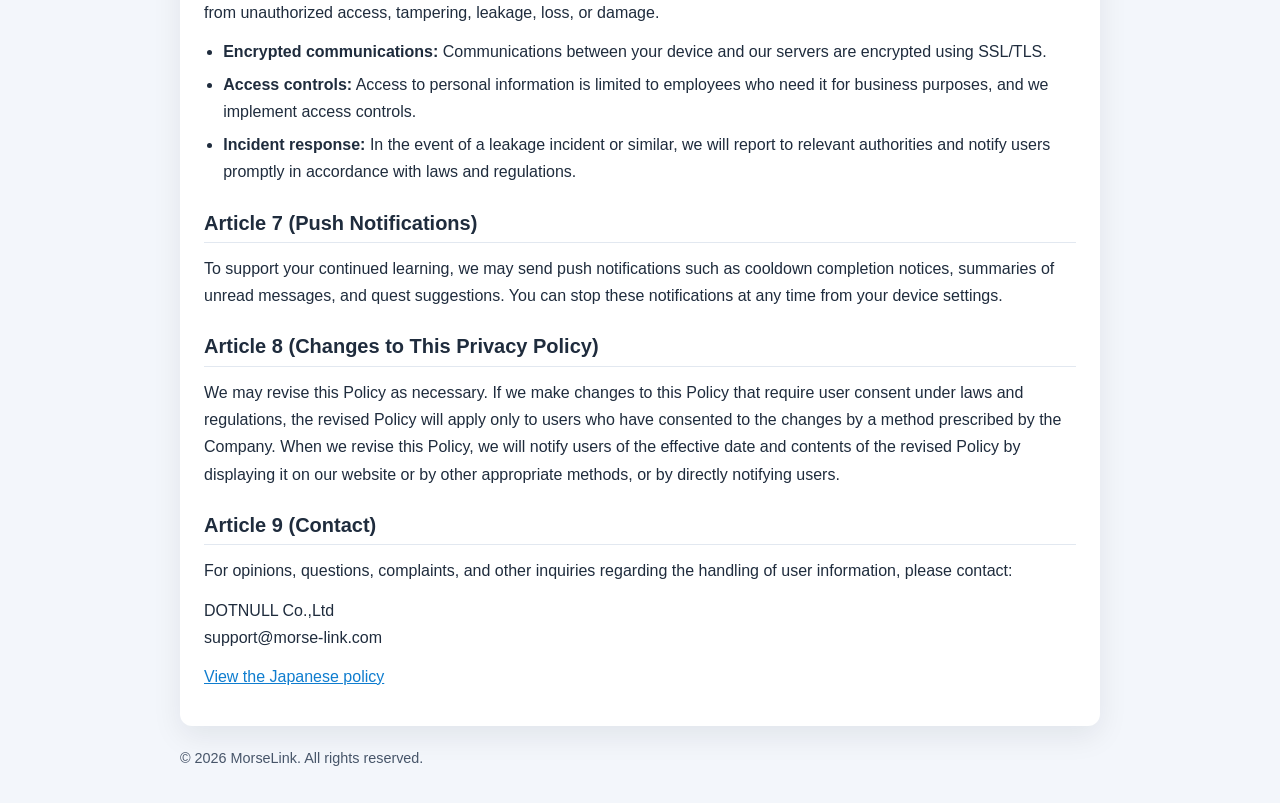
<file: privacy.html>
<!DOCTYPE html>
<html lang="en">
  <head>
    <meta charset="UTF-8" />
    <meta name="viewport" content="width=device-width, initial-scale=1" />
    <title>Privacy Policy | MorseLink</title>
    <link rel="stylesheet" href="./assets/site.css" />
    <style>
      body {
        font-family: -apple-system, BlinkMacSystemFont, "Segoe UI", sans-serif;
        line-height: 1.7;
        margin: 0;
        padding: 2rem;
        background: #f3f6fb;
        color: #1f2c3d;
      }
      .container {
        max-width: 920px;
        margin: 0 auto;
      }
      nav {
        display: flex;
        gap: 1rem;
        flex-wrap: wrap;
        margin: 0 0 1.25rem;
      }
      nav a {
        font-size: 0.95rem;
        color: #0f7dcf;
        text-decoration: none;
      }
      nav a:hover {
        text-decoration: underline;
      }
      header {
        margin: 0 0 1rem;
      }
      header h1 {
        font-size: 1.8rem;
        margin: 0;
      }
      article {
        background: #fff;
        border-radius: 12px;
        padding: 1.5rem;
        box-shadow: 0 10px 30px rgba(15, 23, 42, 0.08);
      }
      article + article {
        margin-top: 1rem;
      }
      article h2,
      article h3 {
        margin: 1.5rem 0 0.5rem;
        line-height: 1.35;
      }
      article h2 {
        font-size: 1.25rem;
        border-bottom: 1px solid #e2e8f0;
        padding-bottom: 0.35rem;
      }
      article p {
        margin: 0.75rem 0;
      }
      article ol,
      article ul {
        padding-left: 1.2rem;
        margin: 0.5rem 0 1rem;
      }
      article li {
        margin: 0.35rem 0;
      }
      article li > ul,
      article li > ol {
        margin-top: 0.5rem;
      }
      article a {
        color: #0f7dcf;
      }
      footer {
        font-size: 0.9rem;
        color: #475569;
        margin-top: 1.25rem;
      }
      @media (max-width: 640px) {
        body {
          padding: 1rem;
        }
        article {
          padding: 1.1rem;
        }
      }
    </style>
  </head>
  <body>
    <div class="container">
      <nav aria-label="MorseLink site navigation">
        <a href="./index.html">
          <span data-lang="en">Home</span>
          <span data-lang="ja">トップ</span>
        </a>
        <a href="./privacy.html" aria-current="page">
          <span data-lang="en">Privacy Policy</span>
          <span data-lang="ja">プライバシーポリシー</span>
        </a>
        <a href="./terms.html">
          <span data-lang="en">Terms</span>
          <span data-lang="ja">利用規約</span>
        </a>
        <a href="./commercial-transactions.html">
          <span data-lang="en">Commercial Transactions Act</span>
          <span data-lang="ja">特定商取引法に基づく表記</span>
        </a>
        <a href="./support/account-deletion.html">
          <span data-lang="en">Account deletion</span>
          <span data-lang="ja">アカウント削除</span>
        </a>
      </nav>

      <header>
        <h1 data-lang="en">Privacy Policy</h1>
        <h1 data-lang="ja">プライバシーポリシー</h1>
      </header>

      <article data-lang="en">
        <p><strong>Last updated:</strong> October 25, 2026</p>
        <p>
          This English version is provided for convenience. In case of any discrepancy between the
          Japanese version and this English version, the Japanese version shall prevail.
        </p>
        <p>
          Dotnull Inc. (the “Company”, “we”, “our”, or “us”) establishes this Privacy Policy (the
          “Policy”) regarding the handling of users’ personal information in the application
          “MorseLink” (the “App”) provided by the Company.
        </p>

        <h2>Article 1 (Information We Collect)</h2>
        <p>To provide the App, we may collect the following information.</p>
        <ol>
          <li>
            <strong>Information you provide</strong>
            <ul>
              <li>
                <strong>Account information:</strong> Email address, or authentication information
                for Google/Apple accounts (OAuth ID)
              </li>
              <li>
                <strong>Profile information:</strong> Nickname, icon image, and other information
                you optionally set
              </li>
            </ul>
          </li>
          <li>
            <strong>Information collected automatically through your use of the App</strong>
            <ul>
              <li>
                <strong>Learning metrics:</strong> Energy consumption/recovery history, AI chat
                history, drill results, quest progress, etc.
              </li>
              <li>
                <strong>Device information:</strong> Device type (iOS/Android), OS version,
                language settings, advertising ID (Advertising ID)
              </li>
              <li>
                <strong>Log information:</strong> Operation logs, crash reports, and performance
                data collected via Firebase Analytics and Firebase Crashlytics
              </li>
              <li>
                <strong>Notification token:</strong> A token used to send push notifications
              </li>
              <li>
                <strong>Cookies and SDKs:</strong> The App uses third-party SDKs such as Firebase
                SDK. These modules may collect and use cookies and advertising IDs to analyze usage
                and deliver advertisements.
              </li>
            </ul>
          </li>
        </ol>

        <h2>Article 2 (Purposes of Use)</h2>
        <p>We use the collected information for the following purposes.</p>
        <ol>
          <li>To provide, operate, maintain, protect, improve, and enhance the App</li>
          <li>
            To store your learning history, manage progress, and customize your learning experience
          </li>
          <li>To generate responses for the AI coach feature (including sending data to the OpenAI API)</li>
          <li>To provide energy management, quest progression, and other gamification features</li>
          <li>To respond to inquiries, consultations, and complaints, and to resolve disputes</li>
          <li>To inform you about new features, updates, campaigns, etc.</li>
          <li>To address violations of the Terms of Service</li>
          <li>
            To create and analyze statistical data in a manner that does not identify individuals,
            and to conduct marketing activities
          </li>
        </ol>

        <h2>Article 3 (Provision to Third Parties / Outsourcing)</h2>
        <p>We do not provide your personal information to any third party except in the following cases.</p>
        <ol>
          <li>With your consent</li>
          <li>When required by laws and regulations</li>
          <li>
            When necessary to protect a person’s life, body, or property and it is difficult to
            obtain consent
          </li>
          <li>
            When particularly necessary to improve public health or promote the sound growth of
            children and it is difficult to obtain consent
          </li>
          <li>
            When it is necessary to cooperate with a national agency, local government, or an
            entity entrusted by them in performing duties prescribed by laws and regulations, and
            obtaining your consent may impede the performance of such duties
          </li>
        </ol>
        <p>
          To the extent necessary to achieve the purposes of use, we may outsource all or part of
          the handling of personal information to the following third parties. In such cases, we
          will provide necessary and appropriate supervision to ensure safe management of
          information by the outsourcing parties.
        </p>
        <ul>
          <li>
            <strong>OpenAI, L.L.C.</strong>
            <ul>
              <li>Purpose: Generating responses for the AI chat feature</li>
              <li>
                Information provided: Inputs to the AI chat (we may process inputs to exclude
                information that can identify individuals)
              </li>
              <li>Location: United States</li>
            </ul>
          </li>
          <li>
            <strong>Google LLC (Firebase)</strong>
            <ul>
              <li>
                Purpose: User authentication, database, storage, analytics, crash reporting, push
                notifications
              </li>
              <li>
                Information provided: Account information, learning metrics, device information,
                log information
              </li>
              <li>Location: United States</li>
            </ul>
          </li>
        </ul>

        <h2>Article 3-2 (Advertising and Your Privacy Choices)</h2>
        <p>The free version uses Google AdMob, provided by Google LLC, for banner, full-screen, and optional rewarded advertisements. Google and the advertising partners involved in serving an ad may receive your IP address, approximate location derived from it, device and app information, advertising identifiers where permitted, ad requests, impressions and interactions, and your privacy choices. They use this information to deliver and measure ads, personalize ads where permitted, research audiences, develop and improve advertising services, and detect fraud and abuse. Advertising SDKs may use cookies or other storage on your device.</p>
        <p>Google&#x27;s use of information is explained in its <a href="https://policies.google.com/privacy" rel="noreferrer">Privacy Policy</a> and <a href="https://policies.google.com/technologies/partner-sites" rel="noreferrer">How Google uses information from apps that use its services</a>. Where a consent message is shown, its advertising-partner list provides the applicable partners and links to their policies. The Company does not pass your learning answers, practice text, or chat messages to AdMob as advertising-targeting parameters.</p>
        <p>Where consent is required, including in the EEA, the UK and Switzerland, the updated app uses Google&#x27;s User Messaging Platform (UMP) to present the applicable choices before requesting ads. You may decline consent; the app does not require consent to personalized advertising to continue learning. Depending on your choices and availability, you may receive limited ads or no ads. Limited ads do not use personal data for ad personalization, but may still process an IP address to deliver an ad and use cookies or local storage solely to detect fraud and abuse.</p>
        <p>In versions with this feature, you can review or change your choice in Settings &gt; Advertising privacy settings whenever the applicable consent platform requires this option. If the settings cannot be loaded, you can retry there. Changing a choice applies to subsequent ad requests; it does not erase earlier processing. Older versions may not have this control; update the app or contact the address in Article 9. Your device&#x27;s advertising or tracking settings provide additional controls. On iOS, permission for tracking under App Tracking Transparency is separate from advertising consent; a consent choice does not grant that system permission.</p>
        <p>Ad-related information held by Google or its partners is handled under their own retention and deletion policies. Deleting your MorseLink account does not automatically delete information those providers retain independently. Use their privacy controls or contact us for help with an applicable access, deletion, objection, or withdrawal request.</p>

        <h2>Article 4 (International Data Transfers)</h2>
        <p>
          As described in Article 3, we provide your information to third parties located in the
          United States. For information regarding personal information protection systems in the
          United States, please refer to information provided by Japan’s Personal Information
          Protection Commission.
        </p>
        <p>
          <a href="https://www.ppc.go.jp/personalinfo/legal/kaiseihogohou/#gaikoku" rel="noreferrer">
            Reference: Survey of systems related to the protection of personal information in
            foreign countries
          </a>
        </p>

        <h2>Article 5 (Retention Period and Requests for Deletion)</h2>
        <ol>
          <li>We retain your information while you have an account for the App.</li>
          <li>
            If you withdraw from the App, we will delete your information within 30 days after
            withdrawal unless retention is required by laws and regulations or business necessity.
          </li>
          <li>
            You may request disclosure, correction, addition, deletion, or suspension of use of
            your personal information. If you wish to make such a request, please contact us at
            the contact point in Article 9 with information that allows us to verify your identity
            (e.g., your email address). After confirming your identity, we will respond promptly in
            accordance with applicable laws and regulations.
          </li>
        </ol>

        <h2>Article 6 (Security Measures)</h2>
        <p>
          We strive to keep your personal information accurate and up-to-date and take the
          following security measures to protect it from unauthorized access, tampering, leakage,
          loss, or damage.
        </p>
        <ul>
          <li>
            <strong>Encrypted communications:</strong> Communications between your device and our
            servers are encrypted using SSL/TLS.
          </li>
          <li>
            <strong>Access controls:</strong> Access to personal information is limited to
            employees who need it for business purposes, and we implement access controls.
          </li>
          <li>
            <strong>Incident response:</strong> In the event of a leakage incident or similar, we
            will report to relevant authorities and notify users promptly in accordance with laws
            and regulations.
          </li>
        </ul>

        <h2>Article 7 (Push Notifications)</h2>
        <p>
          To support your continued learning, we may send push notifications such as cooldown
          completion notices, summaries of unread messages, and quest suggestions. You can stop
          these notifications at any time from your device settings.
        </p>

        <h2>Article 8 (Changes to This Privacy Policy)</h2>
        <p>
          We may revise this Policy as necessary. If we make changes to this Policy that require
          user consent under laws and regulations, the revised Policy will apply only to users who
          have consented to the changes by a method prescribed by the Company. When we revise this
          Policy, we will notify users of the effective date and contents of the revised Policy by
          displaying it on our website or by other appropriate methods, or by directly notifying
          users.
        </p>

        <h2>Article 9 (Contact)</h2>
        <p>
          For opinions, questions, complaints, and other inquiries regarding the handling of user
          information, please contact:
        </p>
        <p>DOTNULL Co.,Ltd<br />support@morse-link.com</p>

        <p><a href="#jp" data-set-lang="ja">View the Japanese policy</a></p>
      </article>

      <article id="jp" data-lang="ja">
        <p>
          <strong>最終更新日:</strong> 2026年10月25日
        </p>
        <p>
          株式会社どっとぬる（以下「当社」といいます）は、当社が提供するアプリケーション「MorseLink」（以下「本アプリ」といいます）における、お客様の個人情報の取扱いについて、以下のとおりプライバシーポリシー（以下「本ポリシー」といいます）を定めます。
        </p>
        <h2>第1条（取得する情報）</h2>
        <p>
          当社は、本アプリの提供にあたり、以下の情報を取得します。
        </p>
        <ol>
          <li>
            <strong>お客様からご提供いただく情報</strong>
            <ul>
              <li>
                <strong>アカウント情報:</strong> メールアドレス、またはGoogle/Appleアカウントの認証情報（OAuth ID）
              </li>
              <li>
                <strong>プロフィール情報:</strong> ニックネーム、アイコン画像など、お客様が任意で設定する情報
              </li>
            </ul>
          </li>
          <li>
            <strong>本アプリのご利用により自動的に取得する情報</strong>
            <ul>
              <li>
                <strong>学習メトリクス:</strong> エナジーの消費・回復履歴、AIチャットの履歴、ドリルの成績、クエストの進捗状況など
              </li>
              <li>
                <strong>端末情報:</strong> 端末種別（iOS/Android）、OSバージョン、言語設定、広告ID（Advertising ID）
              </li>
              <li>
                <strong>ログ情報:</strong> Firebase AnalyticsおよびFirebase Crashlyticsを通じて収集される、アプリの操作ログ、クラッシュレポート、パフォーマンスデータ
              </li>
              <li>
                <strong>通知トークン:</strong> プッシュ通知を送信するためのトークン
              </li>
              <li>
                <strong>CookieおよびSDK:</strong> 本アプリでは、Firebase SDKなどの第三者が提供する情報収集モジュールを使用しています。これらは、お客様の利用状況の分析や広告配信のために、Cookieや広告IDを収集・利用することがあります。
              </li>
            </ul>
          </li>
        </ol>
        <h2>第2条（利用目的）</h2>
        <p>
          当社は、取得した情報を以下の目的で利用します。
        </p>
        <ol>
          <li>
            本アプリのサービス提供、運営、維持、保護、改善のため
          </li>
          <li>
            お客様の学習履歴の保存、進捗管理、および学習体験のカスタマイズのため
          </li>
          <li>
            AIコーチ機能における応答生成のため（OpenAI APIへの送信を含みます）
          </li>
          <li>
            エナジー管理、クエスト進行、およびその他のゲーミフィケーション機能の提供のため
          </li>
          <li>
            お客様からのお問い合わせ、ご相談、苦情への対応、紛争の解決のため
          </li>
          <li>
            新機能、更新情報、キャンペーン等のご案内のため
          </li>
          <li>
            利用規約に違反する行為への対応のため
          </li>
          <li>
            個人を特定できない形での統計データの作成、分析、およびマーケティング活動のため
          </li>
        </ol>
        <h2>第3条（第三者提供・委託）</h2>
        <p>
          当社は、以下の場合を除き、お客様の個人情報を第三者に提供することはありません。
        </p>
        <ol>
          <li>
            お客様の同意がある場合
          </li>
          <li>
            法令に基づく場合
          </li>
          <li>
            人の生命、身体または財産の保護のために必要がある場合であって、本人の同意を得ることが困難であるとき
          </li>
          <li>
            公衆衛生の向上または児童の健全な育成の推進のために特に必要がある場合であって、本人の同意を得ることが困難であるとき
          </li>
          <li>
            国の機関もしくは地方公共団体またはその委託を受けた者が法令の定める事務を遂行することに対して協力する必要がある場合であって、本人の同意を得ることにより当該事務の遂行に支障を及ぼすおそれがあるとき
          </li>
        </ol>
        <p>
          当社は、利用目的の達成に必要な範囲内において、個人情報の取扱いの全部または一部を以下の第三者に委託することがあります。この場合、当社は、当該委託先において情報の安全管理が図られるよう、必要かつ適切な監督を行います。
        </p>
        <ul>
          <li>
            <strong>OpenAI, L.L.C.</strong>
            <ul>
              <li>
                目的: AIチャット機能の応答生成
              </li>
              <li>
                提供する情報: AIチャットの入力内容（個人を特定する情報を除外する処理を行う場合があります）
              </li>
              <li>
                所在地: アメリカ合衆国
              </li>
            </ul>
          </li>
          <li>
            <strong>Google LLC (Firebase)</strong>
            <ul>
              <li>
                目的: ユーザー認証、データベース、ストレージ、分析、クラッシュレポート、プッシュ通知
              </li>
              <li>
                提供する情報: アカウント情報、学習メトリクス、端末情報、ログ情報
              </li>
              <li>
                所在地: アメリカ合衆国
              </li>
            </ul>
          </li>
        </ul>
        <h2>第3条の2（広告配信とプライバシーの選択）</h2>
        <p>無料版では、Google LLC が提供する Google AdMob を利用して、バナー広告、全画面広告、および任意で視聴するリワード広告を配信します。Google および広告配信に関与する広告パートナーは、IPアドレス、IPアドレスから推定されるおおまかな地域、端末・アプリ情報、利用が認められる場合の広告識別子、広告リクエスト・表示・操作の情報、およびプライバシーの選択内容を受け取ることがあります。これらは広告の配信・効果測定、認められる場合の広告のパーソナライズ、広告に関する調査、広告サービスの開発・改善、不正や不正利用の検知・防止に利用されます。広告SDKは、端末上のCookieやその他のストレージを利用する場合があります。</p>
        <p>Google による情報の取扱いは、<a href="https://policies.google.com/privacy" rel="noreferrer">Google プライバシーポリシー</a>および<a href="https://policies.google.com/technologies/partner-sites" rel="noreferrer">Google のサービスを使用するアプリから収集した情報の使用</a>で確認できます。同意メッセージが表示される場合は、その広告パートナー一覧で対象事業者と各事業者のポリシーも確認できます。当社は、学習の回答、練習用テキスト、チャット本文を広告ターゲティングのパラメーターとして AdMob に渡しません。</p>
        <p>EEA（欧州経済領域）・英国・スイスを含む同意が必要な地域では、対応版のアプリが Google の User Messaging Platform（UMP）を使用し、広告をリクエストする前に対象となる選択肢を提示します。同意しない選択も可能であり、パーソナライズ広告への同意を学習継続の条件にはしません。選択内容や広告の提供状況により、制限付きの広告が表示されるか、広告が表示されない場合があります。制限付きの広告では個人データを広告のパーソナライズに使用しませんが、広告を届けるためのIPアドレスの処理や、不正検知・防止専用のCookie・ローカルストレージの利用が行われる場合があります。</p>
        <p>本機能の対応版では、対象となる同意管理プラットフォームが変更導線を必要とする場合、「設定」内の「広告のプライバシー設定」から選択内容を確認・変更できます。設定を取得できない場合は、同じ項目から再試行できます。選択の変更は以後の広告リクエストに適用され、過去の処理を取り消すものではありません。旧版に本機能がない場合は、アプリを更新するか第9条の窓口へお問い合わせください。端末の広告・トラッキング設定からも制御できます。iOS の App Tracking Transparency によるトラッキング許可は広告の同意とは別のもので、広告の同意によってOSの許可が付与されることはありません。</p>
        <p>Google や広告パートナーが保有する広告関連情報には、各事業者の保存・削除方針が適用されます。MorseLink のアカウントを削除しても、各事業者が独立して保持する情報が自動的に削除されるものではありません。適用される開示・削除・異議申立て・同意撤回のご請求は、各事業者のプライバシー管理機能をご利用いただくか、当社へお問い合わせください。</p>

        <h2>第4条（国外へのデータ移転）</h2>
        <p>
          当社は、第3条に記載の通り、お客様の情報をアメリカ合衆国に所在する第三者に提供します。アメリカ合衆国における個人情報の保護に関する制度については、個人情報保護委員会が提供する情報を参照してください。
        </p>
        <p>
          <a href="https://www.ppc.go.jp/personalinfo/legal/kaiseihogohou/#gaikoku" rel="noopener">参考: 外国における個人情報の保護に関する制度等の調査</a>
        </p>
        <h2>第5条（データ保存期間と削除請求）</h2>
        <ol>
          <li>
            当社は、お客様が本アプリのアカウントを保有している期間中、お客様の情報を保持します。
          </li>
          <li>
            お客様が退会した場合、当社は、法令または業務上の必要性が認められる場合を除き、お客様の情報を退会後30日以内に削除します。
          </li>
          <li>
            お客様は、自己の個人情報の開示、訂正、追加、削除、利用停止を請求することができます。ご請求を希望される場合は、第9条のお問い合わせ窓口まで、ご本人様確認ができる情報（メールアドレスなど）を添えてご連絡ください。当社は、ご本人様からのご請求であることを確認の上、法令に基づき速やかに対応いたします。
          </li>
        </ol>
        <h2>第6条（安全管理措置）</h2>
        <p>
          当社は、お客様の個人情報を正確かつ最新の内容に保つよう努め、不正なアクセス・改ざん・漏えい・滅失及び毀損から保護するため、以下の安全管理措置を講じます。
        </p>
        <ul>
          <li>
            <strong>通信の暗号化:</strong> お客様の端末と当社サーバー間の通信は、SSL/TLSにより暗号化しています。
          </li>
          <li>
            <strong>アクセス制限:</strong> 個人情報へのアクセスは、業務上必要な従業員に限定し、アクセス制御を実施しています。
          </li>
          <li>
            <strong>インシデント対応:</strong> 個人情報の漏えい等の事故が発生した場合、法令に従い、速やかに関係機関への報告およびお客様への通知を行います。
          </li>
        </ul>
        <h2>第7条（プッシュ通知）</h2>
        <p>
          当社は、お客様の学習継続を支援するため、クールダウン完了通知、未読メッセージの要約、クエストの提案などのプッシュ通知を送信することがあります。これらの通知は、お使いの端末の設定画面からいつでも停止することができます。
        </p>
        <h2>第8条（プライバシーポリシーの変更）</h2>
        <p>
          当社は、必要に応じて、本ポリシーを変更します。ただし、法令上お客様の同意が必要となるような本ポリシーの変更を行う場合、変更後の本ポリシーは、当社所定の方法で変更に同意したお客様に対してのみ適用されるものとします。なお、当社は、本ポリシーを変更する場合には、変更後の本ポリシーの施行時期及び内容を当社のウェブサイト上での表示その他の適切な方法により周知し、またはお客様に通知します。
        </p>
        <h2>第9条（お問い合わせ窓口）</h2>
        <p>
          ご意見、ご質問、苦情のお申し出その他利用者情報の取扱いに関するお問い合わせは、下記の窓口までお願いいたします。
        </p>
        <p>
          株式会社どっとぬる<br />
          <a href="mailto:support@morse-link.com">support@morse-link.com</a>
        </p>
        <p>
          【以上】
        </p>
      </article>

      <footer>
        © <span id="year"></span> MorseLink. All rights reserved.
      </footer>
    </div>

    <script>
      document.getElementById("year").textContent = new Date().getFullYear();
    </script>
    <script src="./assets/site.js"></script>
  </body>
</html>
</file>
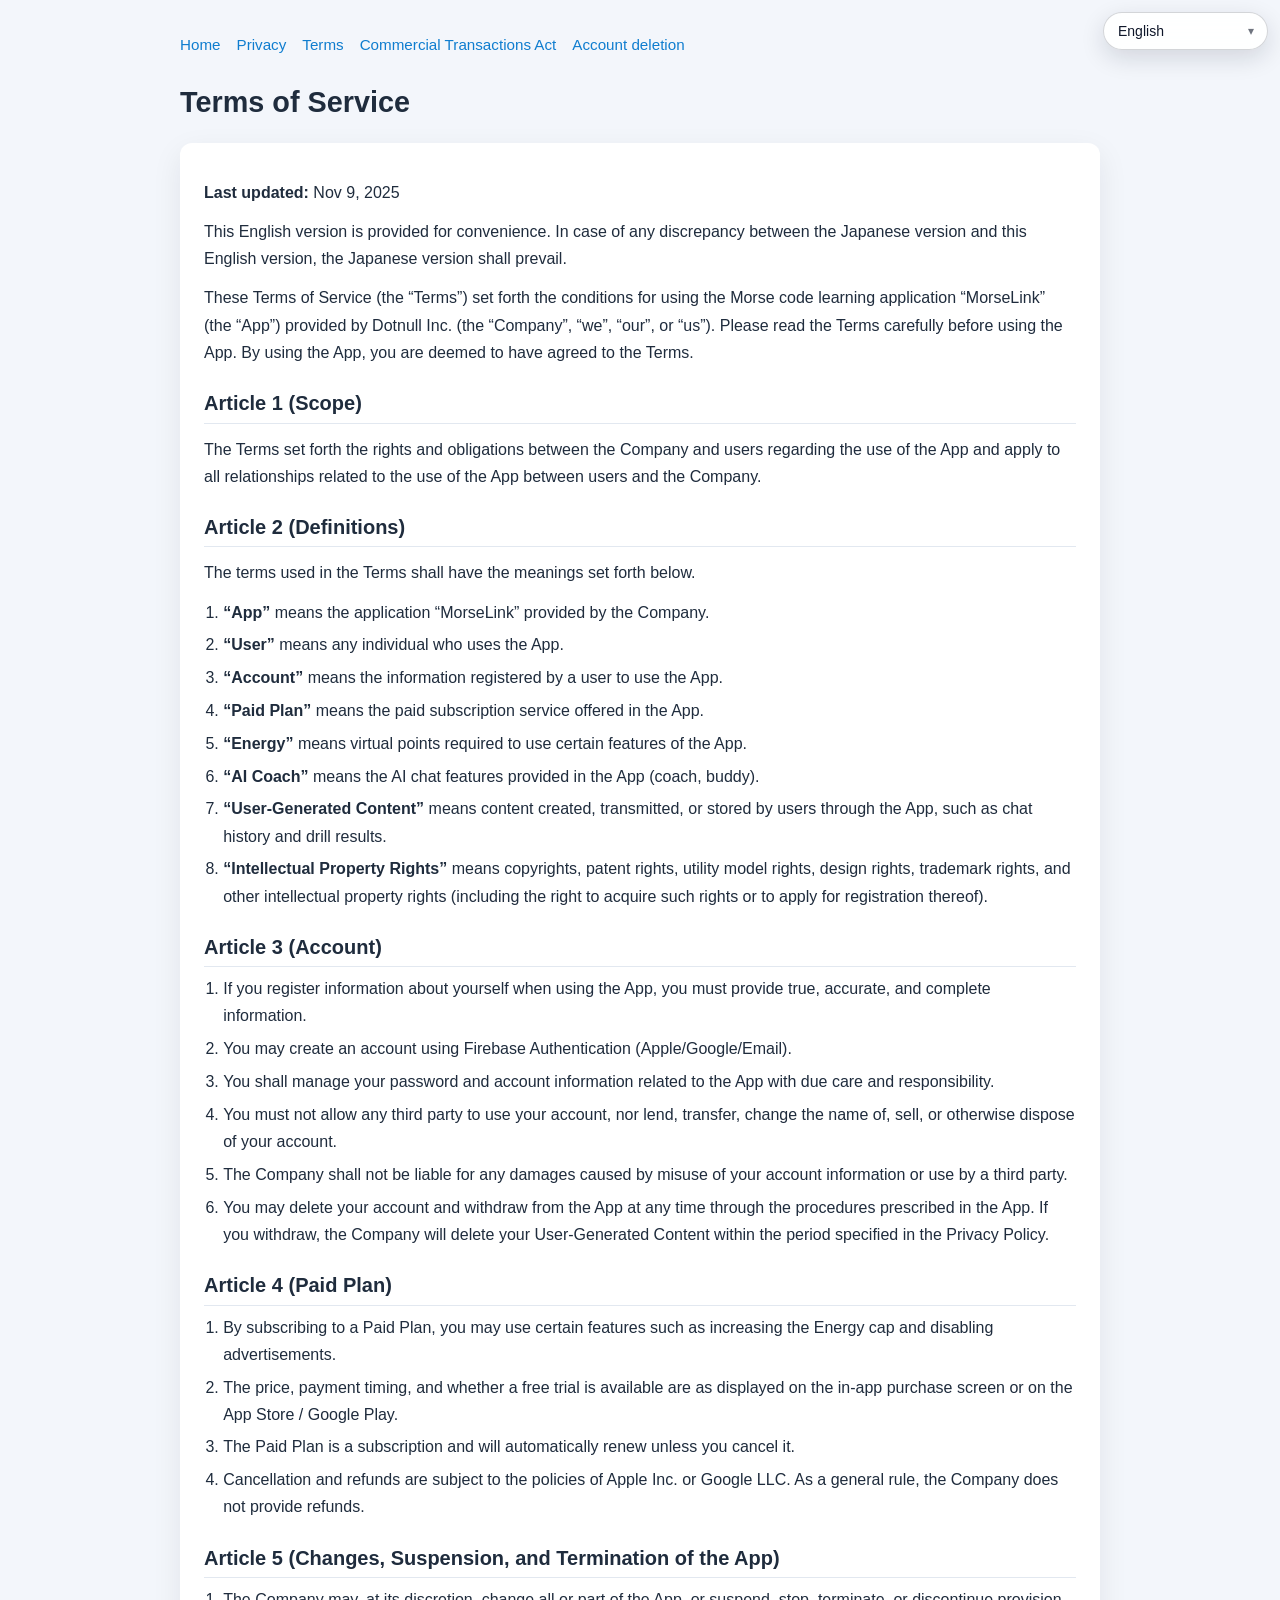
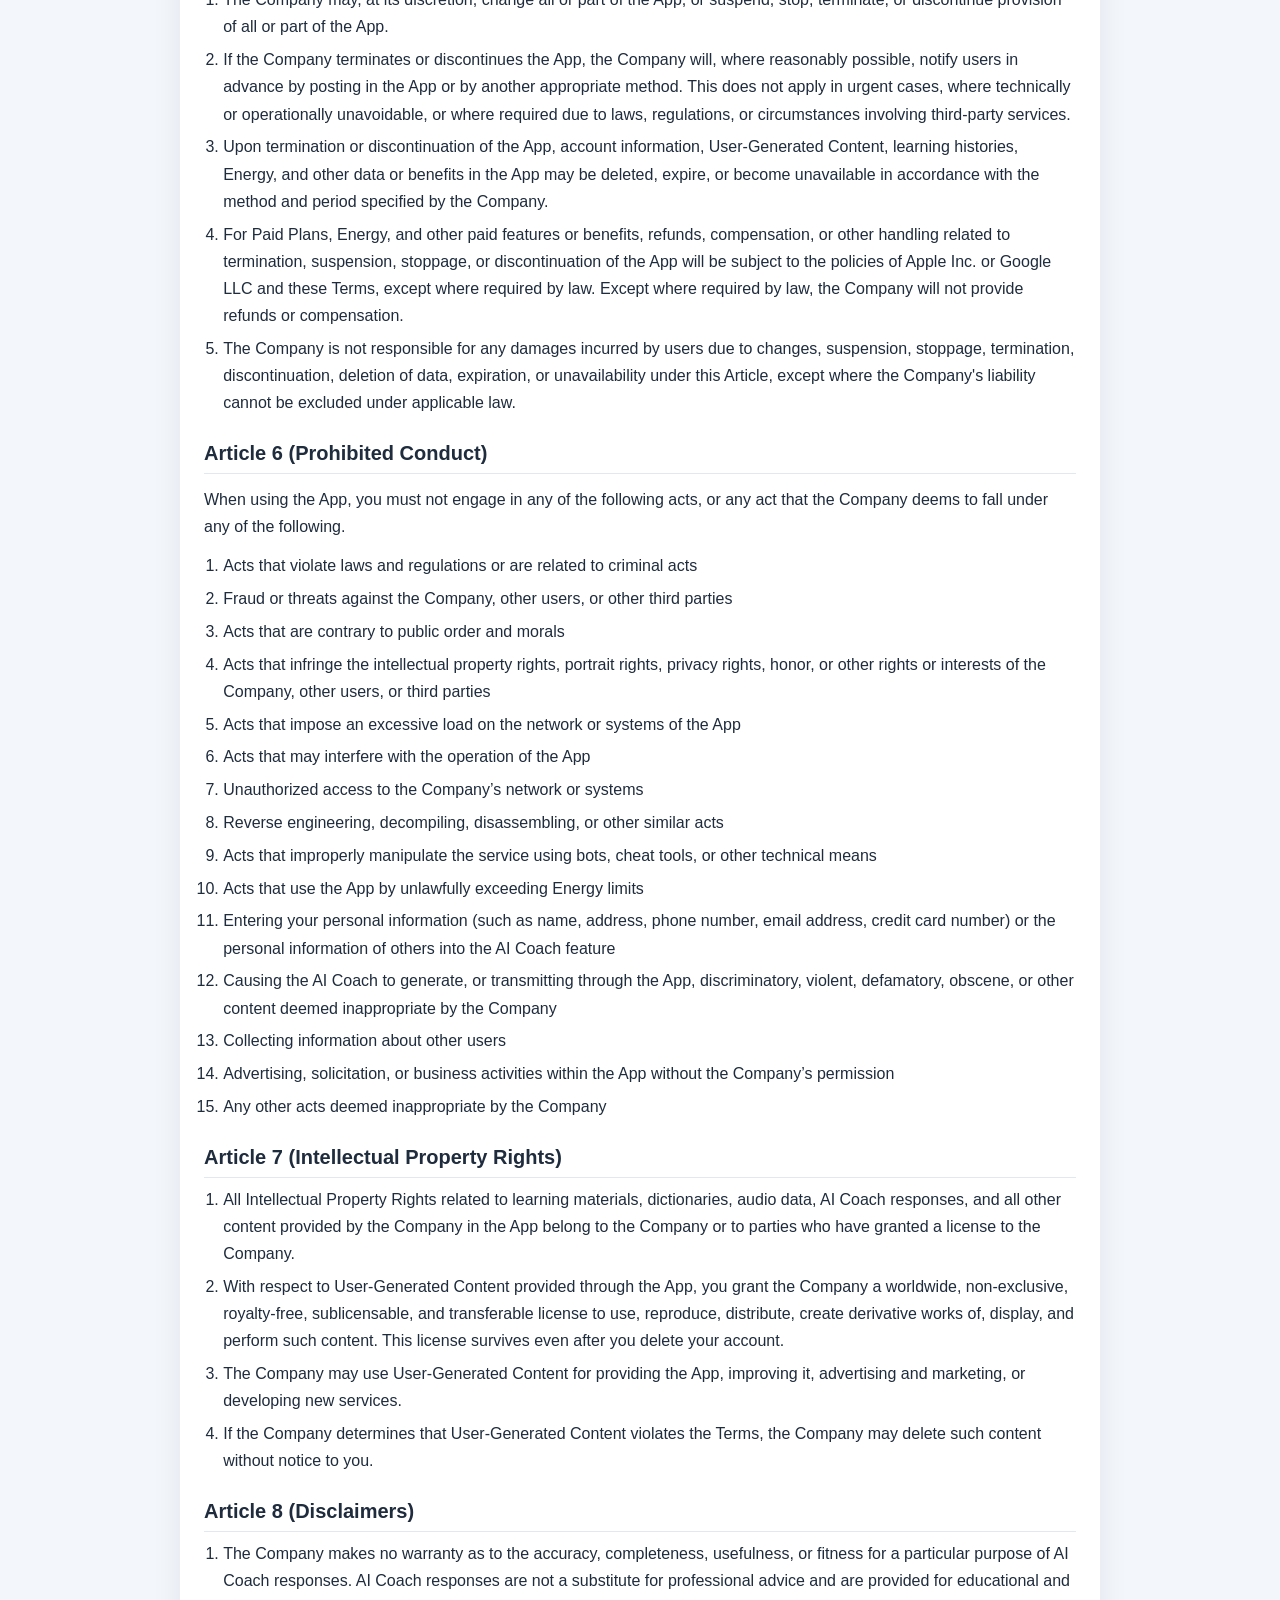
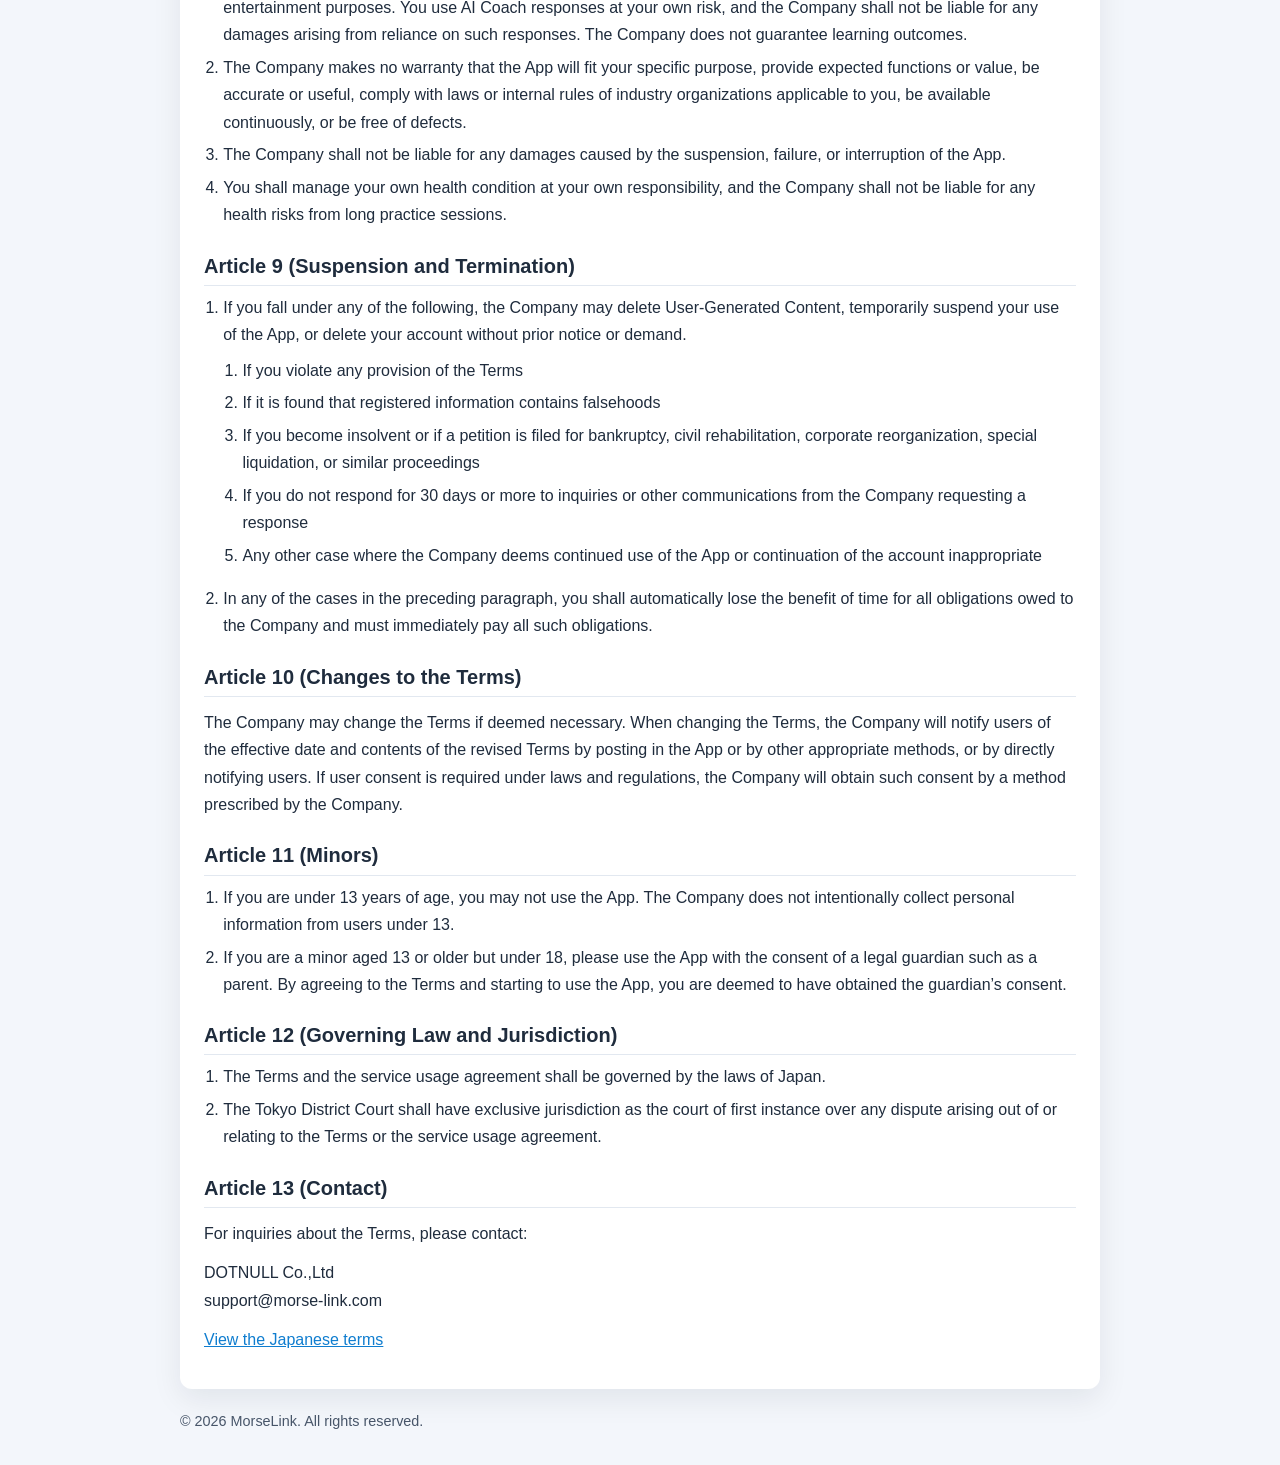
<file: terms.html>
<!DOCTYPE html>
<html lang="en">
  <head>
    <meta charset="UTF-8" />
    <meta name="viewport" content="width=device-width, initial-scale=1" />
    <title>Terms of Service | MorseLink</title>
    <link rel="stylesheet" href="./assets/site.css" />
    <style>
      body {
        font-family: -apple-system, BlinkMacSystemFont, "Segoe UI", sans-serif;
        line-height: 1.7;
        margin: 0;
        padding: 2rem;
        background: #f3f6fb;
        color: #1f2c3d;
      }
      .container {
        max-width: 920px;
        margin: 0 auto;
      }
      nav {
        display: flex;
        gap: 1rem;
        flex-wrap: wrap;
        margin: 0 0 1.25rem;
      }
      nav a {
        font-size: 0.95rem;
        color: #0f7dcf;
        text-decoration: none;
      }
      nav a:hover {
        text-decoration: underline;
      }
      header {
        margin: 0 0 1rem;
      }
      header h1 {
        font-size: 1.8rem;
        margin: 0;
      }
      article {
        background: #fff;
        border-radius: 12px;
        padding: 1.5rem;
        box-shadow: 0 10px 30px rgba(15, 23, 42, 0.08);
      }
      article + article {
        margin-top: 1rem;
      }
      article h2,
      article h3 {
        margin: 1.5rem 0 0.5rem;
        line-height: 1.35;
      }
      article h2 {
        font-size: 1.25rem;
        border-bottom: 1px solid #e2e8f0;
        padding-bottom: 0.35rem;
      }
      article p {
        margin: 0.75rem 0;
      }
      article ol,
      article ul {
        padding-left: 1.2rem;
        margin: 0.5rem 0 1rem;
      }
      article li {
        margin: 0.35rem 0;
      }
      article li > ul,
      article li > ol {
        margin-top: 0.5rem;
      }
      article a {
        color: #0f7dcf;
      }
      footer {
        font-size: 0.9rem;
        color: #475569;
        margin-top: 1.25rem;
      }
      @media (max-width: 640px) {
        body {
          padding: 1rem;
        }
        article {
          padding: 1.1rem;
        }
      }
    </style>
  </head>
  <body>
    <div class="container">
      <nav aria-label="MorseLink site navigation">
        <a href="./index.html">
          <span data-lang="en">Home</span>
          <span data-lang="ja">トップ</span>
        </a>
        <a href="./privacy.html">
          <span data-lang="en">Privacy</span>
          <span data-lang="ja">プライバシーポリシー</span>
        </a>
        <a href="./terms.html" aria-current="page">
          <span data-lang="en">Terms</span>
          <span data-lang="ja">利用規約</span>
        </a>
        <a href="./commercial-transactions.html">
          <span data-lang="en">Commercial Transactions Act</span>
          <span data-lang="ja">特定商取引法に基づく表記</span>
        </a>
        <a href="./support/account-deletion.html">
          <span data-lang="en">Account deletion</span>
          <span data-lang="ja">アカウント削除</span>
        </a>
      </nav>

      <header>
        <h1 data-lang="en">Terms of Service</h1>
        <h1 data-lang="ja">利用規約</h1>
      </header>

      <article data-lang="en">
        <p><strong>Last updated:</strong> Nov 9, 2025</p>
        <p>
          This English version is provided for convenience. In case of any discrepancy between the
          Japanese version and this English version, the Japanese version shall prevail.
        </p>
        <p>
          These Terms of Service (the “Terms”) set forth the conditions for using the Morse code
          learning application “MorseLink” (the “App”) provided by Dotnull Inc. (the “Company”,
          “we”, “our”, or “us”). Please read the Terms carefully before using the App. By using the
          App, you are deemed to have agreed to the Terms.
        </p>

        <h2>Article 1 (Scope)</h2>
        <p>
          The Terms set forth the rights and obligations between the Company and users regarding
          the use of the App and apply to all relationships related to the use of the App between
          users and the Company.
        </p>

        <h2>Article 2 (Definitions)</h2>
        <p>The terms used in the Terms shall have the meanings set forth below.</p>
        <ol>
          <li><strong>“App”</strong> means the application “MorseLink” provided by the Company.</li>
          <li><strong>“User”</strong> means any individual who uses the App.</li>
          <li><strong>“Account”</strong> means the information registered by a user to use the App.</li>
          <li><strong>“Paid Plan”</strong> means the paid subscription service offered in the App.</li>
          <li><strong>“Energy”</strong> means virtual points required to use certain features of the App.</li>
          <li><strong>“AI Coach”</strong> means the AI chat features provided in the App (coach, buddy).</li>
          <li>
            <strong>“User-Generated Content”</strong> means content created, transmitted, or stored
            by users through the App, such as chat history and drill results.
          </li>
          <li>
            <strong>“Intellectual Property Rights”</strong> means copyrights, patent rights, utility
            model rights, design rights, trademark rights, and other intellectual property rights
            (including the right to acquire such rights or to apply for registration thereof).
          </li>
        </ol>

        <h2>Article 3 (Account)</h2>
        <ol>
          <li>
            If you register information about yourself when using the App, you must provide true,
            accurate, and complete information.
          </li>
          <li>You may create an account using Firebase Authentication (Apple/Google/Email).</li>
          <li>You shall manage your password and account information related to the App with due care and responsibility.</li>
          <li>
            You must not allow any third party to use your account, nor lend, transfer, change the
            name of, sell, or otherwise dispose of your account.
          </li>
          <li>
            The Company shall not be liable for any damages caused by misuse of your account
            information or use by a third party.
          </li>
          <li>
            You may delete your account and withdraw from the App at any time through the
            procedures prescribed in the App. If you withdraw, the Company will delete your
            User-Generated Content within the period specified in the Privacy Policy.
          </li>
        </ol>

        <h2>Article 4 (Paid Plan)</h2>
        <ol>
          <li>
            By subscribing to a Paid Plan, you may use certain features such as increasing the
            Energy cap and disabling advertisements.
          </li>
          <li>
            The price, payment timing, and whether a free trial is available are as displayed on
            the in-app purchase screen or on the App Store / Google Play.
          </li>
          <li>The Paid Plan is a subscription and will automatically renew unless you cancel it.</li>
          <li>
            Cancellation and refunds are subject to the policies of Apple Inc. or Google LLC. As a
            general rule, the Company does not provide refunds.
          </li>
        </ol>

        <h2>Article 5 (Changes, Suspension, and Termination of the App)</h2>
        <ol>
          <li>
            The Company may, at its discretion, change all or part of the App, or suspend, stop,
            terminate, or discontinue provision of all or part of the App.
          </li>
          <li>
            If the Company terminates or discontinues the App, the Company will, where reasonably
            possible, notify users in advance by posting in the App or by another appropriate
            method. This does not apply in urgent cases, where technically or operationally
            unavoidable, or where required due to laws, regulations, or circumstances involving
            third-party services.
          </li>
          <li>
            Upon termination or discontinuation of the App, account information, User-Generated
            Content, learning histories, Energy, and other data or benefits in the App may be
            deleted, expire, or become unavailable in accordance with the method and period
            specified by the Company.
          </li>
          <li>
            For Paid Plans, Energy, and other paid features or benefits, refunds, compensation, or
            other handling related to termination, suspension, stoppage, or discontinuation of the
            App will be subject to the policies of Apple Inc. or Google LLC and these Terms, except
            where required by law. Except where required by law, the Company will not provide
            refunds or compensation.
          </li>
          <li>
            The Company is not responsible for any damages incurred by users due to changes,
            suspension, stoppage, termination, discontinuation, deletion of data, expiration, or
            unavailability under this Article, except where the Company's liability cannot be
            excluded under applicable law.
          </li>
        </ol>

        <h2>Article 6 (Prohibited Conduct)</h2>
        <p>
          When using the App, you must not engage in any of the following acts, or any act that the
          Company deems to fall under any of the following.
        </p>
        <ol>
          <li>Acts that violate laws and regulations or are related to criminal acts</li>
          <li>Fraud or threats against the Company, other users, or other third parties</li>
          <li>Acts that are contrary to public order and morals</li>
          <li>
            Acts that infringe the intellectual property rights, portrait rights, privacy rights,
            honor, or other rights or interests of the Company, other users, or third parties
          </li>
          <li>Acts that impose an excessive load on the network or systems of the App</li>
          <li>Acts that may interfere with the operation of the App</li>
          <li>Unauthorized access to the Company’s network or systems</li>
          <li>Reverse engineering, decompiling, disassembling, or other similar acts</li>
          <li>
            Acts that improperly manipulate the service using bots, cheat tools, or other technical
            means
          </li>
          <li>Acts that use the App by unlawfully exceeding Energy limits</li>
          <li>
            Entering your personal information (such as name, address, phone number, email address,
            credit card number) or the personal information of others into the AI Coach feature
          </li>
          <li>
            Causing the AI Coach to generate, or transmitting through the App, discriminatory,
            violent, defamatory, obscene, or other content deemed inappropriate by the Company
          </li>
          <li>Collecting information about other users</li>
          <li>Advertising, solicitation, or business activities within the App without the Company’s permission</li>
          <li>Any other acts deemed inappropriate by the Company</li>
        </ol>

        <h2>Article 7 (Intellectual Property Rights)</h2>
        <ol>
          <li>
            All Intellectual Property Rights related to learning materials, dictionaries, audio
            data, AI Coach responses, and all other content provided by the Company in the App
            belong to the Company or to parties who have granted a license to the Company.
          </li>
          <li>
            With respect to User-Generated Content provided through the App, you grant the Company
            a worldwide, non-exclusive, royalty-free, sublicensable, and transferable license to
            use, reproduce, distribute, create derivative works of, display, and perform such
            content. This license survives even after you delete your account.
          </li>
          <li>
            The Company may use User-Generated Content for providing the App, improving it,
            advertising and marketing, or developing new services.
          </li>
          <li>
            If the Company determines that User-Generated Content violates the Terms, the Company
            may delete such content without notice to you.
          </li>
        </ol>

        <h2>Article 8 (Disclaimers)</h2>
        <ol>
          <li>
            The Company makes no warranty as to the accuracy, completeness, usefulness, or fitness
            for a particular purpose of AI Coach responses. AI Coach responses are not a substitute
            for professional advice and are provided for educational and entertainment purposes.
            You use AI Coach responses at your own risk, and the Company shall not be liable for
            any damages arising from reliance on such responses. The Company does not guarantee
            learning outcomes.
          </li>
          <li>
            The Company makes no warranty that the App will fit your specific purpose, provide
            expected functions or value, be accurate or useful, comply with laws or internal rules
            of industry organizations applicable to you, be available continuously, or be free of
            defects.
          </li>
          <li>
            The Company shall not be liable for any damages caused by the suspension, failure, or
            interruption of the App.
          </li>
          <li>
            You shall manage your own health condition at your own responsibility, and the Company
            shall not be liable for any health risks from long practice sessions.
          </li>
        </ol>

        <h2>Article 9 (Suspension and Termination)</h2>
        <ol>
          <li>
            If you fall under any of the following, the Company may delete User-Generated Content,
            temporarily suspend your use of the App, or delete your account without prior notice or
            demand.
            <ol>
              <li>If you violate any provision of the Terms</li>
              <li>If it is found that registered information contains falsehoods</li>
              <li>
                If you become insolvent or if a petition is filed for bankruptcy, civil
                rehabilitation, corporate reorganization, special liquidation, or similar
                proceedings
              </li>
              <li>
                If you do not respond for 30 days or more to inquiries or other communications from
                the Company requesting a response
              </li>
              <li>Any other case where the Company deems continued use of the App or continuation of the account inappropriate</li>
            </ol>
          </li>
          <li>
            In any of the cases in the preceding paragraph, you shall automatically lose the
            benefit of time for all obligations owed to the Company and must immediately pay all
            such obligations.
          </li>
        </ol>

        <h2>Article 10 (Changes to the Terms)</h2>
        <p>
          The Company may change the Terms if deemed necessary. When changing the Terms, the
          Company will notify users of the effective date and contents of the revised Terms by
          posting in the App or by other appropriate methods, or by directly notifying users. If
          user consent is required under laws and regulations, the Company will obtain such consent
          by a method prescribed by the Company.
        </p>

        <h2>Article 11 (Minors)</h2>
        <ol>
          <li>
            If you are under 13 years of age, you may not use the App. The Company does not
            intentionally collect personal information from users under 13.
          </li>
          <li>
            If you are a minor aged 13 or older but under 18, please use the App with the consent
            of a legal guardian such as a parent. By agreeing to the Terms and starting to use the
            App, you are deemed to have obtained the guardian’s consent.
          </li>
        </ol>

        <h2>Article 12 (Governing Law and Jurisdiction)</h2>
        <ol>
          <li>The Terms and the service usage agreement shall be governed by the laws of Japan.</li>
          <li>
            The Tokyo District Court shall have exclusive jurisdiction as the court of first
            instance over any dispute arising out of or relating to the Terms or the service usage
            agreement.
          </li>
        </ol>

        <h2>Article 13 (Contact)</h2>
        <p>For inquiries about the Terms, please contact:</p>
        <p>DOTNULL Co.,Ltd<br />support@morse-link.com</p>

        <p><a href="#jp" data-set-lang="ja">View the Japanese terms</a></p>
      </article>

      <article id="jp" data-lang="ja">
        <p>
          <strong>最終更新日:</strong> 2025年11月9日
        </p>
        <p>
        本利用規約（以下「本規約」といいます）は、株式会社どっとぬる（以下「当社」といいます）が提供するモールス信号学習アプリケーション「MorseLink」（以下「本アプリ」といいます）の利用に関する条件を定めるものです。本アプリをご利用になる前に、本規約をよくお読みください。本アプリを利用することで、お客様は本規約に同意したものとみなされます。
        </p>
        <h2>第1条（適用）</h2>
        <p>
        本規約は、本アプリの利用に関する当社とお客様との間の権利義務関係を定めることを目的とし、お客様と当社との間の本アプリの利用に関わる一切の関係に適用されます。
        </p>
        <h2>第2条（定義）</h2>
        <p>
        本規約において使用する以下の用語は、各々以下に定める意味を有するものとします。
        </p>
        <ol>
        <li>
        <strong>「本アプリ」</strong> とは、当社が提供するアプリケーション「MorseLink」をいいます。
        </li>
        <li>
        <strong>「お客様」</strong> とは、本アプリを利用する全ての個人をいいます。
        </li>
        <li>
        <strong>「アカウント」</strong> とは、お客様が本アプリを利用するために登録する情報をいいます。
        </li>
        <li>
        <strong>「有料プラン」</strong> とは、本アプリ内で提供される有料のサブスクリプションサービスをいいます。
        </li>
        <li>
        <strong>「エナジー」</strong> とは、本アプリの特定機能を利用するために必要な仮想的なポイントをいいます。
        </li>
        <li>
        <strong>「AIコーチ」</strong> とは、本アプリ内で提供されるAIによるチャット機能（コーチ、バディ）をいいます。
        </li>
        <li>
        <strong>「ユーザー生成コンテンツ」</strong> とは、お客様が本アプリを通じて作成、送信、保存したチャット履歴、ドリル成績などのコンテンツをいいます。
        </li>
        <li>
        <strong>「知的財産権」</strong> とは、著作権、特許権、実用新案権、意匠権、商標権その他の知的財産権（それらの権利を取得し、またはそれらの権利につき登録等を出願する権利を含みます）をいいます。
        </li>
        </ol>
        <h2>第3条（アカウント）</h2>
        <ol>
        <li>
        お客様は、本アプリの利用に際して、ご自身に関する情報を登録する場合、真実、正確かつ完全な情報を提供しなければなりません。
        </li>
        <li>
        お客様は、Firebase Authentication（Apple/Google/Email）を利用してアカウントを作成することができます。
        </li>
        <li>
        お客様は、自己の責任において、本アプリに関するパスワード及びアカウント情報を厳重に管理するものとします。
        </li>
        <li>
        お客様は、ご自身のアカウントを第三者に利用させ、または貸与、譲渡、名義変更、売買等をしてはならないものとします。
        </li>
        <li>
        当社は、お客様のアカウント情報の使用上の過誤または第三者の使用による損害の責任を一切負わないものとします。
        </li>
        <li>
        お客様は、本アプリ内の所定の手続きにより、いつでもアカウントを削除して退会することができます。当社は、お客様が退会した場合、当社のプライバシーポリシーに定める期間内に、お客様のユーザー生成コンテンツを削除します。
        </li>
        </ol>
        <h2>第4条（有料プラン）</h2>
        <ol>
        <li>
        お客様は、有料プランに登録することで、エナジーの上限増加や広告の非表示など、特定の機能を利用することができます。
        </li>
        <li>
        有料プランの料金、支払時期、無料期間の有無は、本アプリ内の購入画面またはApp Store、Google Playの表示に従うものとします。
        </li>
        <li>
        有料プランはサブスクリプション形式であり、お客様が解約手続きを行わない限り、自動的に更新されます。
        </li>
        <li>
        有料プランのキャンセル、返金については、Apple Inc.またはGoogle LLCのプラットフォームのポリシーに従うものとします。当社は、原則として返金を行いません。
        </li>
        </ol>
        <h2>第5条（本アプリの変更・中断・終了）</h2>
        <ol>
        <li>
        当社は、当社の都合により、本アプリの全部または一部の内容を変更し、または提供を中断、停止、終了もしくは廃止することができます。
        </li>
        <li>
        当社は、本アプリの提供を終了または廃止する場合、可能な限り事前に、本アプリ上での掲示その他の適切な方法によりお客様に周知または通知します。ただし、緊急の場合、技術上または運営上やむを得ない場合、法令または第三者サービスの事情による場合は、この限りではありません。
        </li>
        <li>
        本アプリの終了または廃止に伴い、アカウント情報、ユーザー生成コンテンツ、学習履歴、エナジーその他本アプリ内のデータまたは特典は、当社の定める方法および期間に従って削除、失効または利用不能となることがあります。
        </li>
        <li>
        有料プラン、エナジーその他有償で提供される機能または特典について、本アプリの終了、中断、停止または廃止に伴う返金、補償その他の対応は、法令上必要な場合を除き、Apple Inc.またはGoogle LLCのプラットフォームのポリシーおよび本規約に従うものとします。当社は、法令上必要な場合を除き、返金または補償を行いません。
        </li>
        <li>
        当社は、本条に基づく本アプリの変更、中断、停止、終了、廃止、データの削除、失効または利用不能によりお客様に生じた損害について、法令上当社の責任を免除できない場合を除き、一切の責任を負いません。
        </li>
        </ol>
        <h2>第6条（禁止行為）</h2>
        <p>
        お客様は、本アプリの利用にあたり、以下の各号のいずれかに該当する行為または該当すると当社が判断する行為をしてはなりません。
        </p>
        <ol>
        <li>
        法令に違反する行為または犯罪行為に関連する行為
        </li>
        <li>
        当社、他のお客様またはその他の第三者に対する詐欺または脅迫行為
        </li>
        <li>
        公序良俗に反する行為
        </li>
        <li>
        当社、他のお客様またはその他の第三者の知的財産権、肖像権、プライバシーの権利、名誉、その他の権利または利益を侵害する行為
        </li>
        <li>
        本アプリのネットワークまたはシステム等に過度な負荷をかける行為
        </li>
        <li>
        本アプリの運営を妨害するおそれのある行為
        </li>
        <li>
        当社のネットワークまたはシステム等への不正アクセス
        </li>
        <li>
        リバースエンジニアリング、逆コンパイル、逆アセンブルその他これらに準じる行為
        </li>
        <li>
        bot、チートツールその他の技術的手段を利用してサービスを不正に操作する行為
        </li>
        <li>
        エナジー制限を不正に超えて本アプリを利用する行為
        </li>
        <li>
        AIコーチ機能に対し、ご自身の氏名、住所、電話番号、メールアドレス、クレジットカード番号などの個人情報、または他者の個人情報を入力する行為
        </li>
        <li>
        差別、暴力、誹謗中傷、わいせつな表現、その他当社が不適切と判断するコンテンツをAIコーチに生成させる、または本アプリを通じて送信する行為
        </li>
        <li>
        他のお客様の情報を収集する行為
        </li>
        <li>
        当社が許諾しない本アプリ上での宣伝、広告、勧誘、または営業行為
        </li>
        <li>
        その他、当社が不適切と判断する行為
        </li>
        </ol>
        <h2>第7条（知的財産権）</h2>
        <ol>
        <li>
        本アプリにおいて当社が提供する教材、辞書、音声データ、AIコーチの応答、その他一切のコンテンツに関する知的財産権は、全て当社または当社にライセンスを許諾している者に帰属します。
        </li>
        <li>
        お客様は、本アプリを通じて提供されるユーザー生成コンテンツについて、当社に対し、世界的、非独占的、無償、サブライセンス可能かつ譲渡可能な使用、複製、配布、派生著作物の作成、表示及び実行に関するライセンスを付与するものとします。このライセンスは、お客様がアカウントを削除した後も存続します。
        </li>
        <li>
        当社は、ユーザー生成コンテンツを、本アプリの提供、改善、宣伝広告、または新規サービスの開発のために利用することができるものとします。
        </li>
        <li>
        当社は、ユーザー生成コンテンツが本規約に違反すると判断した場合、お客様に通知することなく、当該コンテンツを削除することができるものとします。
        </li>
        </ol>
        <h2>第8条（免責事項）</h2>
        <ol>
        <li>
        当社は、AIコーチの応答の正確性、完全性、有用性、特定目的への適合性について、何ら保証するものではありません。AIコーチの応答は、専門的な助言に代わるものではなく、教育的・娯楽的な目的で提供されるものです。お客様は、AIコーチの応答を自己の責任において利用するものとし、その内容に依拠した結果生じたいかなる損害についても、当社は一切の責任を負いません。学習成果を保証するものではないことを理解するものとします。
        </li>
        <li>
        当社は、本アプリがお客様の特定の目的に適合すること、期待する機能・商品的価値・正確性・有用性を有すること、お客様による本アプリの利用がお客様に適用のある法令または業界団体の内部規則等に適合すること、継続的に利用できること、及び不具合が生じないことについて、何ら保証するものではありません。
        </li>
        <li>
        当社は、本アプリのサービス停止、障害、または中断によってお客様に生じた損害について、一切の責任を負いません。
        </li>
        <li>
        お客様は、自己の責任において健康状態を管理するものとし、長時間の練習による健康上のリスクについて、当社は一切の責任を負いません。
        </li>
        </ol>
        <h2>第9条（利用停止・解除）</h2>
        <ol>
        <li>
        当社は、お客様が以下の各号のいずれかの事由に該当する場合は、事前に通知または催告することなく、ユーザー生成コンテンツを削除し、もしくは当該お客様について本アプリの利用を一時的に停止し、またはお客様としてのアカウントを削除することができます。
          <ol>
            <li>本規約のいずれかの条項に違反した場合</li>
            <li>登録情報に虚偽の事実があることが判明した場合</li>
            <li>
              支払停止もしくは支払不能となり、または破産手続開始、民事再生手続開始、会社更生手続開始、特別清算開始もしくはこれらに類する手続の開始の申立てがあった場合
            </li>
            <li>当社からの問い合わせその他の回答を求める連絡に対して30日間以上応答がない場合</li>
            <li>その他、当社が本アプリの利用またはお客様としてのアカウントの継続を適当でないと判断した場合</li>
          </ol>
        </li>
        <li>
        前項各号のいずれかの事由に該当した場合、お客様は、当社に対して負っている債務の一切について当然に期限の利益を失い、直ちに当社に対して全ての債務の支払を行わなければなりません。
        </li>
        </ol>
        <h2>第10条（本規約の変更）</h2>
        <p>
        当社は、当社が必要と認めた場合は、本規約を変更できるものとします。本規約を変更する場合、変更後の本規約の施行時期及び内容を本アプリ上での掲示その他の適切な方法により周知し、またはお客様に通知します。但し、法令上お客様の同意が必要となるような内容の変更の場合は、当社所定の方法でお客様の同意を得るものとします。
        </p>
        <h2>第11条（未成年者の利用）</h2>
        <ol>
        <li>
        お客様が13歳未満である場合、本アプリを利用することはできません。当社が意図的に13歳未満のユーザーから個人情報を収集することはありません。
        </li>
        <li>
        お客様が13歳以上18歳未満の未成年者である場合、親権者などの法定代理人の同意を得たうえで本アプリを利用してください。お客様が本規約に同意して本アプリの利用を開始した場合、法定代理人の同意があったものとみなします。
        </li>
        </ol>
        <h2>第12条（準拠法及び管轄裁判所）</h2>
        <ol>
        <li>
        本規約及びサービス利用契約の準拠法は日本法とします。
        </li>
        <li>
        本規約またはサービス利用契約に起因し、または関連する一切の紛争については、東京地方裁判所を第一審の専属的合意管轄裁判所とします。
        </li>
        </ol>
        <h2>第13条（お問い合わせ）</h2>
        <p>
        本規約に関するお問い合わせは、以下の窓口までお願いいたします。
        </p>
        <p>
        株式会社どっとぬる<br />
        <a href="mailto:support@morse-link.com">support@morse-link.com</a>
        </p>
        <p>
        【以上】
        </p>
      </article>

      <footer>
        © <span id="year"></span> MorseLink. All rights reserved.
      </footer>
    </div>

    <script>
      document.getElementById("year").textContent = new Date().getFullYear();
    </script>
    <script src="./assets/site.js"></script>
  </body>
</html>
</file>
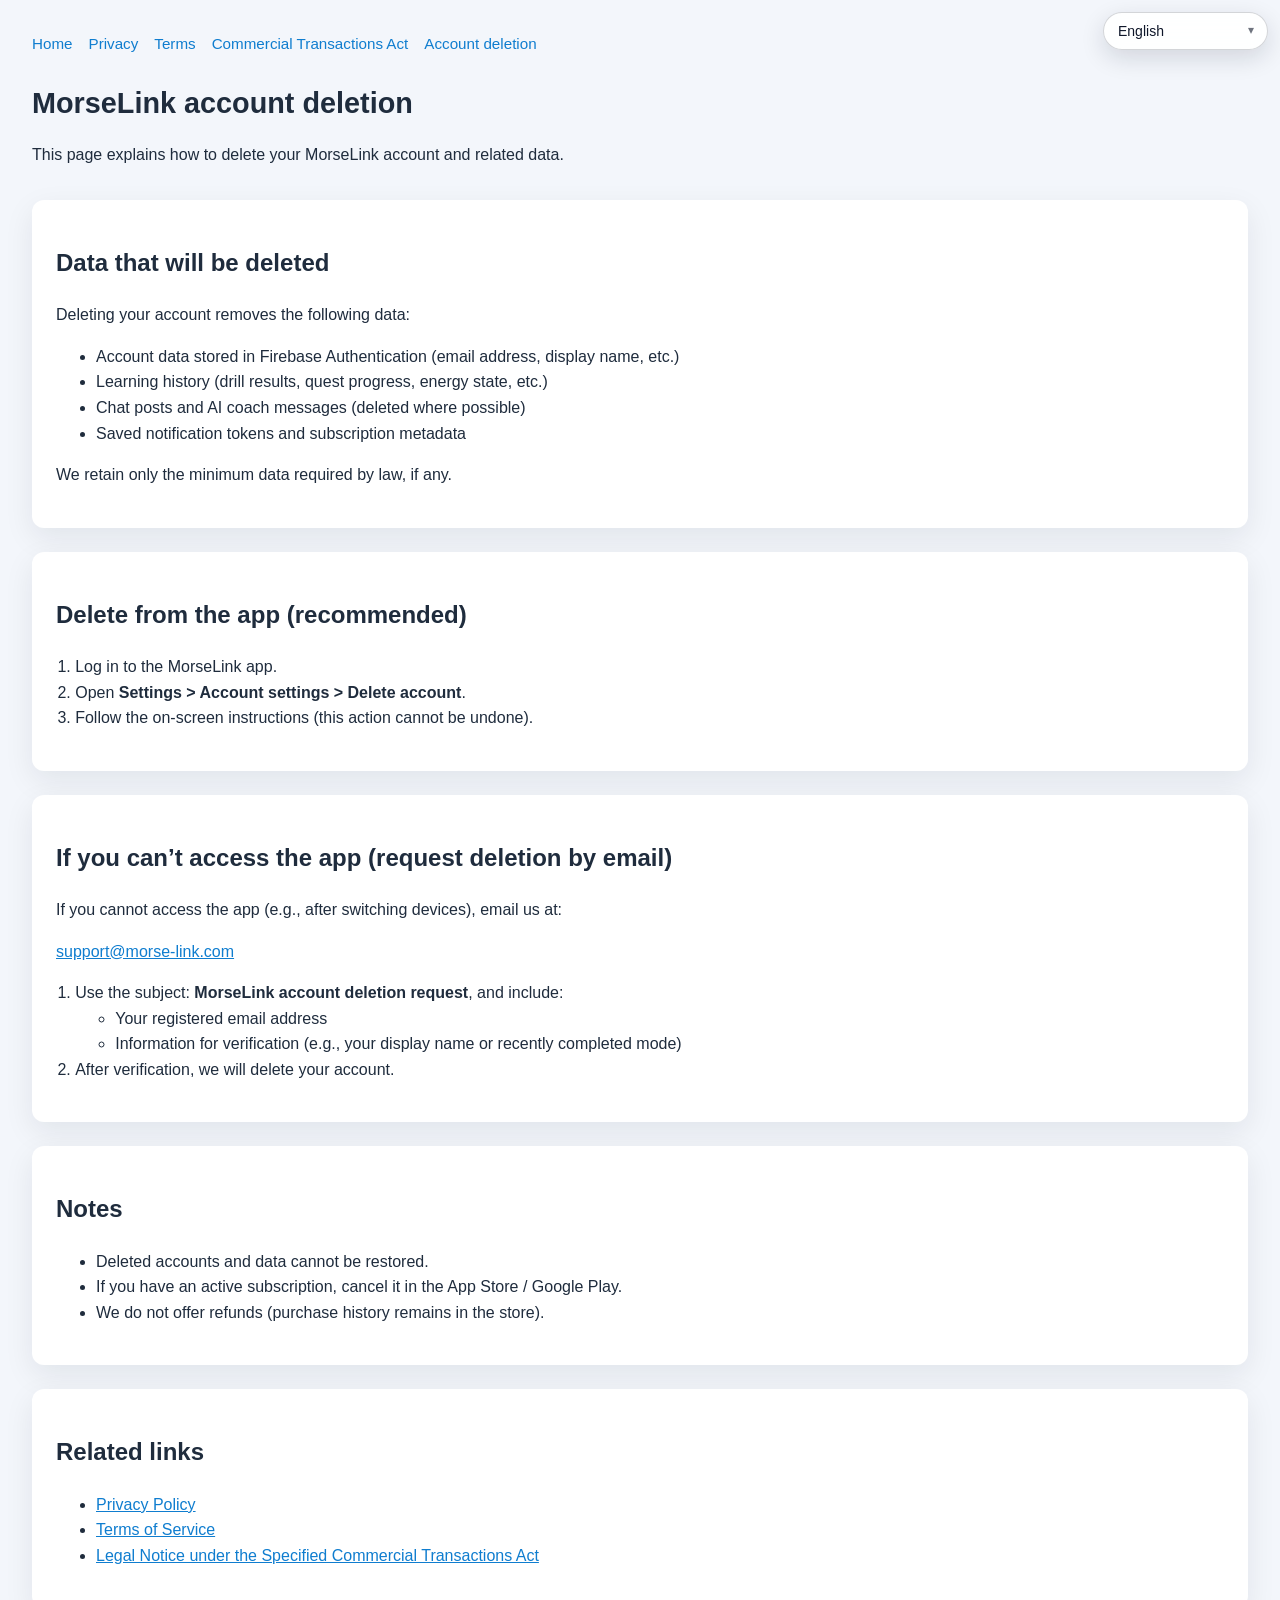
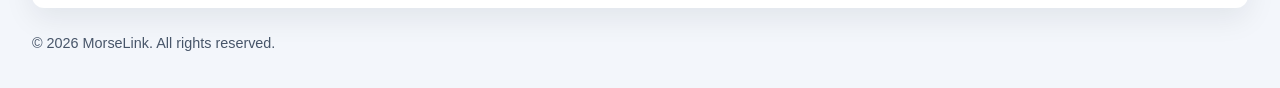
<file: support/account-deletion.html>
<!DOCTYPE html>
<html lang="en">
  <head>
    <meta charset="UTF-8" />
    <meta name="viewport" content="width=device-width, initial-scale=1" />
    <title>Account deletion | MorseLink</title>
    <link rel="stylesheet" href="../assets/site.css" />
    <style>
      body {
        font-family: -apple-system, BlinkMacSystemFont, "Segoe UI", sans-serif;
        line-height: 1.6;
        margin: 0;
        padding: 2rem;
        background: #f3f6fb;
        color: #1f2c3d;
      }
      nav {
        display: flex;
        gap: 1rem;
        flex-wrap: wrap;
        margin: 0 0 1.5rem;
      }
      nav a {
        font-size: 0.95rem;
        color: #0f7dcf;
        text-decoration: none;
      }
      nav a:hover {
        text-decoration: underline;
      }
      header {
        margin-bottom: 2rem;
      }
      h1 {
        font-size: 1.8rem;
        margin-bottom: 0.2rem;
      }
      section {
        background: #fff;
        border-radius: 12px;
        padding: 1.5rem;
        margin-bottom: 1.5rem;
        box-shadow: 0 10px 30px rgba(15, 23, 42, 0.08);
      }
      ol {
        padding-left: 1.2rem;
      }
      footer {
        font-size: 0.9rem;
        color: #475569;
      }
      a {
        color: #0f7dcf;
      }
    </style>
  </head>
  <body>
    <nav aria-label="MorseLink site navigation">
      <a href="../index.html">
        <span data-lang="en">Home</span>
        <span data-lang="ja">トップ</span>
      </a>
      <a href="../privacy.html">
        <span data-lang="en">Privacy</span>
        <span data-lang="ja">プライバシーポリシー</span>
      </a>
      <a href="../terms.html">
        <span data-lang="en">Terms</span>
        <span data-lang="ja">利用規約</span>
      </a>
      <a href="../commercial-transactions.html">
        <span data-lang="en">Commercial Transactions Act</span>
        <span data-lang="ja">特定商取引法に基づく表記</span>
      </a>
      <a href="./account-deletion.html" aria-current="page">
        <span data-lang="en">Account deletion</span>
        <span data-lang="ja">アカウント削除</span>
      </a>
    </nav>

    <header>
      <h1 data-lang="en">MorseLink account deletion</h1>
      <h1 data-lang="ja">MorseLink アカウント削除のご依頼方法</h1>
      <p data-lang="en">
        This page explains how to delete your MorseLink account and related data.
      </p>
      <p data-lang="ja">
        このページでは、モールス信号学習アプリ「MorseLink」のアカウントと関連データの削除をご希望のユーザー向けに、手続き方法を案内します。
      </p>
    </header>

    <section data-lang="en">
      <h2>Data that will be deleted</h2>
      <p>Deleting your account removes the following data:</p>
      <ul>
        <li>Account data stored in Firebase Authentication (email address, display name, etc.)</li>
        <li>Learning history (drill results, quest progress, energy state, etc.)</li>
        <li>Chat posts and AI coach messages (deleted where possible)</li>
        <li>Saved notification tokens and subscription metadata</li>
      </ul>
      <p>We retain only the minimum data required by law, if any.</p>
    </section>

    <section data-lang="ja">
      <h2>削除対象となるデータ</h2>
      <p>アカウント削除により、以下のデータが削除されます。</p>
      <ul>
        <li>Firebase Authentication に保存されているアカウント情報（メールアドレス、表示名など）</li>
        <li>学習履歴（ドリル結果、クエスト進捗、エナジー状態など）</li>
        <li>チャットの投稿内容、AI コーチへの投稿内容（可能な範囲で削除）</li>
        <li>保存済みの通知トークンおよび購読情報</li>
      </ul>
      <p>法令で定められた期間の保管が必要なデータについては、必要最小限の範囲でのみ保持します。</p>
    </section>

    <section data-lang="en">
      <h2>Delete from the app (recommended)</h2>
      <ol>
        <li>Log in to the MorseLink app.</li>
        <li>Open <strong>Settings &gt; Account settings &gt; Delete account</strong>.</li>
        <li>Follow the on-screen instructions (this action cannot be undone).</li>
      </ol>
    </section>

    <section data-lang="ja">
      <h2>アプリから削除（推奨）</h2>
      <ol>
        <li>MorseLink アプリにログインします。</li>
        <li>「設定 &gt; アカウント設定 &gt; アカウント削除」を開きます。</li>
        <li>画面の案内に従って削除を実行します（削除後は復元できません）。</li>
      </ol>
    </section>

    <section data-lang="en">
      <h2>If you can’t access the app (request deletion by email)</h2>
      <p>If you cannot access the app (e.g., after switching devices), email us at:</p>
      <p><a href="mailto:support@morse-link.com">support@morse-link.com</a></p>
      <ol>
        <li>
          Use the subject: <strong>MorseLink account deletion request</strong>, and include:
          <ul>
            <li>Your registered email address</li>
            <li>Information for verification (e.g., your display name or recently completed mode)</li>
          </ul>
        </li>
        <li>After verification, we will delete your account.</li>
      </ol>
    </section>

    <section data-lang="ja">
      <h2>アプリにアクセスできない場合（メールで削除依頼）</h2>
      <p>
        端末変更などでアプリにアクセスできない場合は、下記のメールアドレス宛に削除をご依頼ください。
      </p>
      <ol>
        <li>
          件名を「MorseLink アカウント削除希望」とし、本文に以下をご記載ください。
          <ul>
            <li>登録メールアドレス</li>
            <li>ご本人確認のための情報（例: 表示名、最近完了した学習モードなど）</li>
          </ul>
        </li>
        <li>当社サポートで本人確認後、アカウント削除を実施します。</li>
      </ol>
      <p>お問い合わせ先: <a href="mailto:support@morse-link.com">support@morse-link.com</a></p>
    </section>

    <section data-lang="en">
      <h2>Notes</h2>
      <ul>
        <li>Deleted accounts and data cannot be restored.</li>
        <li>If you have an active subscription, cancel it in the App Store / Google Play.</li>
        <li>We do not offer refunds (purchase history remains in the store).</li>
      </ul>
    </section>

    <section data-lang="ja">
      <h2>注意事項</h2>
      <ul>
        <li>一度削除したアカウントとデータは復元できません。</li>
        <li>定期購入をご利用中の場合は、各ストア（App Store / Google Play）で解約手続きを行ってください。</li>
        <li>購入/課金の返金は行っていません（購入履歴はストア側に残ります）。</li>
      </ul>
    </section>

    <section data-lang="en">
      <h2>Related links</h2>
      <ul>
        <li><a href="../privacy.html">Privacy Policy</a></li>
        <li><a href="../terms.html">Terms of Service</a></li>
        <li><a href="../commercial-transactions.html">Legal Notice under the Specified Commercial Transactions Act</a></li>
      </ul>
    </section>

    <section data-lang="ja">
      <h2>関連リンク</h2>
      <ul>
        <li><a href="../privacy.html">プライバシーポリシー</a></li>
        <li><a href="../terms.html">利用規約</a></li>
        <li><a href="../commercial-transactions.html">特定商取引法に基づく表記</a></li>
      </ul>
    </section>

    <footer>
      © <span id="year"></span> MorseLink. All rights reserved.
    </footer>

    <script>
      document.getElementById("year").textContent = new Date().getFullYear();
    </script>
    <script src="../assets/site.js"></script>
  </body>
</html>
</file>
<file: site.css>
/* Static publication of the approved design. No framework runtime is required. */
*,::before,::after { box-sizing:border-box; border:0 solid; }
html { -webkit-text-size-adjust:100%; tab-size:4; }
body { margin:0; }
button,input,select,textarea { font:inherit; color:inherit; background:transparent; }
button { cursor:pointer; }
table { border-collapse:collapse; border-color:inherit; text-indent:0; }
th { text-align:inherit; }
ol,ul { margin:0; padding:0; list-style:none; }
img,video { vertical-align:middle; }
small { font-size:80%; }
[hidden] { display:none !important; }
:root { --font-geist-sans:'Geist'; --font-geist-mono:'Geist Mono'; }
/* cyrillic-ext */
@font-face {
  font-family: 'Geist';
  font-style: normal;
  font-weight: 100 900;
  font-display: swap;
  src: url(/assets/approved-fonts/geist-ff2310f5.woff2) format('woff2');
  unicode-range: U+0460-052F, U+1C80-1C8A, U+20B4, U+2DE0-2DFF, U+A640-A69F, U+FE2E-FE2F;
}
/* cyrillic */
@font-face {
  font-family: 'Geist';
  font-style: normal;
  font-weight: 100 900;
  font-display: swap;
  src: url(/assets/approved-fonts/geist-875ccdd4.woff2) format('woff2');
  unicode-range: U+0301, U+0400-045F, U+0490-0491, U+04B0-04B1, U+2116;
}
/* vietnamese */
@font-face {
  font-family: 'Geist';
  font-style: normal;
  font-weight: 100 900;
  font-display: swap;
  src: url(/assets/approved-fonts/geist-52306abf.woff2) format('woff2');
  unicode-range: U+0102-0103, U+0110-0111, U+0128-0129, U+0168-0169, U+01A0-01A1, U+01AF-01B0, U+0300-0301, U+0303-0304, U+0308-0309, U+0323, U+0329, U+1EA0-1EF9, U+20AB;
}
/* latin-ext */
@font-face {
  font-family: 'Geist';
  font-style: normal;
  font-weight: 100 900;
  font-display: swap;
  src: url(/assets/approved-fonts/geist-001175b1.woff2) format('woff2');
  unicode-range: U+0100-02BA, U+02BD-02C5, U+02C7-02CC, U+02CE-02D7, U+02DD-02FF, U+0304, U+0308, U+0329, U+1D00-1DBF, U+1E00-1E9F, U+1EF2-1EFF, U+2020, U+20A0-20AB, U+20AD-20C0, U+2113, U+2C60-2C7F, U+A720-A7FF;
}
/* latin */
@font-face {
  font-family: 'Geist';
  font-style: normal;
  font-weight: 100 900;
  font-display: swap;
  src: url(/assets/approved-fonts/geist-98bbbccb.woff2) format('woff2');
  unicode-range: U+0000-00FF, U+0131, U+0152-0153, U+02BB-02BC, U+02C6, U+02DA, U+02DC, U+0304, U+0308, U+0329, U+2000-206F, U+20AC, U+2122, U+2191, U+2193, U+2212, U+2215, U+FEFF, U+FFFD;
}
/* cyrillic-ext */
@font-face {
  font-family: 'Geist Mono';
  font-style: normal;
  font-weight: 100 900;
  font-display: swap;
  src: url(/assets/approved-fonts/geist-mono-f6b33328.woff2) format('woff2');
  unicode-range: U+0460-052F, U+1C80-1C8A, U+20B4, U+2DE0-2DFF, U+A640-A69F, U+FE2E-FE2F;
}
/* cyrillic */
@font-face {
  font-family: 'Geist Mono';
  font-style: normal;
  font-weight: 100 900;
  font-display: swap;
  src: url(/assets/approved-fonts/geist-mono-44e03052.woff2) format('woff2');
  unicode-range: U+0301, U+0400-045F, U+0490-0491, U+04B0-04B1, U+2116;
}
/* symbols2 */
@font-face {
  font-family: 'Geist Mono';
  font-style: normal;
  font-weight: 100 900;
  font-display: swap;
  src: url(/assets/approved-fonts/geist-mono-0638449e.woff2) format('woff2');
  unicode-range: U+2000-2001, U+2004-2008, U+200A, U+23B8-23BD, U+2500-259F;
}
/* vietnamese */
@font-face {
  font-family: 'Geist Mono';
  font-style: normal;
  font-weight: 100 900;
  font-display: swap;
  src: url(/assets/approved-fonts/geist-mono-971fb274.woff2) format('woff2');
  unicode-range: U+0102-0103, U+0110-0111, U+0128-0129, U+0168-0169, U+01A0-01A1, U+01AF-01B0, U+0300-0301, U+0303-0304, U+0308-0309, U+0323, U+0329, U+1EA0-1EF9, U+20AB;
}
/* latin-ext */
@font-face {
  font-family: 'Geist Mono';
  font-style: normal;
  font-weight: 100 900;
  font-display: swap;
  src: url(/assets/approved-fonts/geist-mono-44745446.woff2) format('woff2');
  unicode-range: U+0100-02BA, U+02BD-02C5, U+02C7-02CC, U+02CE-02D7, U+02DD-02FF, U+0304, U+0308, U+0329, U+1D00-1DBF, U+1E00-1E9F, U+1EF2-1EFF, U+2020, U+20A0-20AB, U+20AD-20C0, U+2113, U+2C60-2C7F, U+A720-A7FF;
}
/* latin */
@font-face {
  font-family: 'Geist Mono';
  font-style: normal;
  font-weight: 100 900;
  font-display: swap;
  src: url(/assets/approved-fonts/geist-mono-013b2f2f.woff2) format('woff2');
  unicode-range: U+0000-00FF, U+0131, U+0152-0153, U+02BB-02BC, U+02C6, U+02DA, U+02DC, U+0304, U+0308, U+0329, U+2000-206F, U+20AC, U+2122, U+2191, U+2193, U+2212, U+2215, U+FEFF, U+FFFD;
}

:root {
  --ink: #091322;
  --paper: #f6f8fa;
  --white: #fff;
  --line: #d9e0e7;
  --line-light: #ffffff26;
  --accent: #78dce8;
  --accent-ink: #086074;
  --muted: #566574;
  --site-width: min(1160px, calc(100% - 80px));
  --ease-out: cubic-bezier(0.23, 1, 0.32, 1);
}
*,
*::before,
*::after {
  box-sizing: border-box;
}
html {
  scroll-padding-top: 24px;
}
body {
  margin: 0;
  background: var(--ink);
  color: var(--ink);
  font-family:
    var(--font-geist-sans),
    -apple-system,
    BlinkMacSystemFont,
    'Hiragino Sans',
    'Yu Gothic',
    sans-serif;
  font-size: 1rem;
  line-height: 1.7;
  -webkit-font-smoothing: antialiased;
}
a {
  color: inherit;
  text-decoration: none;
}
button,
summary {
  font: inherit;
}
button {
  cursor: pointer;
}
img,
video {
  display: block;
  max-width: 100%;
}
figure,
p,
h1,
h2,
h3 {
  margin: 0;
}
svg {
  flex-shrink: 0;
}
.site-shell {
  overflow: clip;
}
.site-width {
  width: var(--site-width);
  margin-inline: auto;
}
:focus-visible {
  outline: 3px solid #0e9eba;
  outline-offset: 5px;
}
.hero :focus-visible,
.site-header :focus-visible,
.site-footer :focus-visible,
.download-section :focus-visible {
  outline-color: var(--accent);
}
.skip-link {
  position: fixed;
  z-index: 100;
  top: 12px;
  left: 12px;
  padding: 12px 18px;
  background: white;
  color: var(--ink);
  transform: translateY(-180%);
}
.skip-link:focus {
  transform: none;
}
.site-header {
  color: white;
  background: var(--ink);
}
.header-inner {
  display: flex;
  min-height: 88px;
  align-items: center;
  gap: 36px;
  border-bottom: 1px solid var(--line-light);
}
.brand {
  display: inline-flex;
  align-items: center;
  gap: 11px;
  flex-shrink: 0;
  font-weight: 700;
  font-size: 1.0625rem;
  letter-spacing: -0.025em;
}
.brand img {
  width: 36px;
  height: 36px;
  border-radius: 10px;
}
.site-header nav {
  display: flex;
  flex-wrap: wrap;
  gap: 30px;
  margin-left: auto;
}
.site-header nav a {
  display: inline-flex;
  min-height: 44px;
  align-items: center;
  color: #b2c1cf;
  font-size: 0.875rem;
}
.site-header nav a[aria-current] {
  color: white;
  text-decoration: underline;
  text-underline-offset: 6px;
}
.header-download {
  display: inline-flex;
  flex-shrink: 0;
  min-height: 44px;
  align-items: center;
  padding: 6px 18px;
  border: 1px solid #677d92;
  border-radius: 6px;
  font-size: 0.875rem;
  font-weight: 650;
  transition: transform 140ms var(--ease-out);
}
.header-download:active:not(:focus-visible) {
  transform: scale(0.97);
  background: #152b41;
}
.hero {
  color: white;
  background: var(--ink);
  padding-top: 64px;
}
.hero-intro {
  display: grid;
  grid-template-columns: minmax(0, 1fr) auto;
  align-items: end;
  gap: 32px;
  margin-bottom: 48px;
}
.eyebrow {
  color: #9cb0c4;
  font-family: var(--font-geist-mono), monospace;
  font-size: 0.75rem;
  letter-spacing: 0.06em;
}
.hero h1 {
  margin-top: 20px;
  font-size: clamp(3.5rem, 7.5vw, 6rem);
  line-height: 1.03;
  letter-spacing: -0.065em;
  font-weight: 650;
}
.hero-lead {
  margin-top: 20px;
  font-size: clamp(1.25rem, 2.2vw, 1.625rem);
  font-weight: 500;
  letter-spacing: -0.02em;
}
.hero-actions {
  display: flex;
  flex-direction: column;
  align-items: flex-end;
  gap: 8px;
  padding-bottom: 2px;
}
.text-link {
  display: inline-flex;
  align-items: center;
  gap: 12px;
  min-height: 44px;
  font-size: 0.875rem;
}
.hero-actions .text-link {
  color: #bdcddb;
}
.store-links {
  display: flex;
  flex-wrap: wrap;
  align-items: center;
  gap: 24px;
}
/* Official artwork: original ratio, no visual treatment, with required clear space. */
.store-links a {
  display: block;
  flex-shrink: 0;
  padding-block: 12px;
}
.store-links img {
  width: auto;
  height: 48px;
}
.hero-demo {
  scroll-margin-top: 20px;
}
.demo-heading {
  display: flex;
  align-items: center;
  justify-content: space-between;
  flex-wrap: wrap;
  gap: 12px;
  margin-bottom: 14px;
}
.demo-heading h2 {
  font-size: 0.875rem;
  font-weight: 500;
}
.demo-heading span {
  color: #9cb0c4;
  font-size: 0.75rem;
  font-variant-numeric: tabular-nums;
}
.demo-player video {
  width: 100%;
  height: auto;
  aspect-ratio: 16 / 9;
  background: #06101f;
  border: 1px solid #2d4157;
  border-radius: 10px;
}
.video-notes {
  color: #a9bdce;
  margin-top: 10px;
  font-size: 0.875rem;
}
.video-notes summary {
  display: flex;
  width: fit-content;
  align-items: center;
  min-height: 44px;
  gap: 8px;
  cursor: pointer;
  list-style: none;
}
.video-notes summary::before {
  content: '+';
  font-family: monospace;
}
.video-notes[open] summary::before {
  content: '−';
}
.video-notes summary::-webkit-details-marker {
  display: none;
}
.video-notes p {
  max-width: 52em;
  padding: 2px 0 20px;
  font-size: 1rem;
  line-height: 1.85;
}
.media-error {
  display: block;
  padding: 16px;
  background: #1a314a;
  color: white;
  font-size: 1rem;
}
.media-error a {
  text-decoration: underline;
  text-underline-offset: 4px;
}
.hero-bottom {
  display: flex;
  justify-content: space-between;
  align-items: center;
  flex-wrap: wrap;
  gap: 14px;
  padding: 22px 0 36px;
}
.hero-bottom p {
  color: #93a9bd;
  font-family: var(--font-geist-mono), monospace;
  font-size: 0.8125rem;
}
.screens-section {
  padding: 88px 0 72px;
  background: var(--paper);
}
.section-heading {
  display: grid;
  grid-template-columns: 1fr 2fr;
  align-items: baseline;
  gap: 24px;
  margin-bottom: 40px;
}
.section-heading > p {
  color: var(--accent-ink);
  font-family: var(--font-geist-mono), monospace;
  font-size: 0.75rem;
  letter-spacing: 0.08em;
}
.section-heading h2 {
  font-size: clamp(1.875rem, 3.8vw, 2.75rem);
  line-height: 1.3;
  font-weight: 650;
  letter-spacing: -0.045em;
}
.screen-gallery {
  display: block;
}
.screen-tabs {
  display: flex;
  width: 100%;
  height: auto;
  align-items: stretch;
  justify-content: flex-start;
  gap: 0;
  padding: 0;
  border-bottom: 1px solid #bcc9d5;
  border-radius: 0;
  background: transparent;
}
.screen-tab {
  flex: 1;
  height: auto;
  min-height: 60px;
  padding: 14px 16px;
  border: 0;
  border-bottom: 2px solid transparent;
  border-radius: 0;
  margin-bottom: -1px;
  background: transparent;
  color: var(--muted);
  font-size: 1rem;
  font-weight: 600;
  white-space: normal;
  overflow-wrap: anywhere;
  cursor: pointer;
  transition: none;
}
.screen-tab[data-active] {
  border-bottom-color: var(--accent-ink);
  background: transparent;
  color: var(--accent-ink);
  box-shadow: none;
}
.screen-tab::after {
  display: none;
}
.screen-tab:active {
  background: #e5edf3;
}
.screen-tab:focus-visible {
  outline: 2px solid var(--accent-ink);
  outline-offset: -7px;
}
.screen-panel {
  display: grid;
  grid-template-columns: 1fr 1fr;
  gap: 64px;
  align-items: center;
  padding-top: 40px;
}
.screen-panel[hidden] {
  display: none;
}
.screen-story {
  padding: 32px 0;
}
.screen-number {
  color: var(--accent-ink);
  font-family: var(--font-geist-mono), monospace;
  font-size: 0.8125rem;
}
.screen-story h3 {
  margin-top: 20px;
  font-size: clamp(1.75rem, 3vw, 2.5rem);
  font-weight: 650;
  line-height: 1.35;
  letter-spacing: -0.04em;
}
.screen-story > p {
  max-width: 24em;
  margin-top: 20px;
  color: var(--muted);
  font-size: 1rem;
  line-height: 1.9;
}
.screen-tags {
  display: flex;
  flex-wrap: wrap;
  gap: 8px 20px;
  list-style: none;
  padding: 0;
  margin: 28px 0 0;
}
.screen-tags li {
  font-size: 0.875rem;
  color: var(--accent-ink);
}
.screen-tags li::before {
  content: '—';
  margin-right: 8px;
}
.screen-stage {
  display: flex;
  flex-direction: column;
  align-items: center;
  gap: 16px;
  padding: 32px 24px 20px;
  background: #e7edf2;
  border: 1px solid #d7e1e9;
  border-radius: 10px;
}
.screen-stage .app-screen {
  width: min(232px, 100%);
  box-shadow:
    0 16px 36px #162b3c14,
    0 0 0 1px #203c5314;
}
.screen-stage figcaption {
  color: var(--muted);
  font-size: 0.75rem;
}
/* The originals remain intact. This viewport shows only the app region of the store artwork. */
.app-screen {
  position: relative;
  width: 100%;
  aspect-ratio: 980 / 2176;
  overflow: hidden;
  border-radius: 14px;
  background: #f8f9fa;
}
.app-screen img {
  position: absolute;
  top: -25.735294%;
  left: -14.285714%;
  width: 128.571429%;
  max-width: none;
  height: auto;
}
.mode-rail {
  display: flex;
  flex-wrap: wrap;
  gap: 12px 32px;
  padding-top: 24px;
  margin-top: 40px;
  border-top: 1px solid var(--line);
  color: var(--muted);
  font-size: 0.875rem;
}
.plans-section {
  padding: 72px 0 80px;
  background: var(--white);
}
.plans-heading {
  margin-bottom: 32px;
}
.plans-heading h2 {
  font-size: clamp(1.875rem, 3.8vw, 2.75rem);
  line-height: 1.35;
  font-weight: 650;
  letter-spacing: -0.045em;
}
.plan-table {
  table-layout: fixed;
  border-top: 1px solid var(--ink);
  font-size: 1rem;
}
.plan-table th,
.plan-table td {
  padding: 22px 28px;
  text-align: left;
  vertical-align: middle;
  white-space: normal;
  overflow-wrap: anywhere;
  line-height: 1.7;
}
.plan-table tr > :first-child {
  width: 44%;
  padding-left: 0;
}
.plan-table thead th {
  padding-block: 26px;
  font-size: 1.125rem;
  font-weight: 650;
}
.plan-table thead th:first-child {
  color: var(--muted);
  font-size: 0.875rem;
  font-weight: 400;
}
.plan-table tbody th {
  font-weight: 500;
}
.plan-table tr {
  border-color: var(--line);
  transition: none;
}
.plan-table tr:hover {
  background: transparent;
}
.plan-table tr > :last-child {
  background: #eaf4f6;
  color: var(--accent-ink);
}
.plan-table tbody td:last-child {
  font-weight: 600;
}
.plan-detail {
  display: block;
  margin-top: 3px;
  color: var(--muted);
  font-size: 0.875rem;
  font-weight: 400;
}
.plan-number {
  font-variant-numeric: tabular-nums;
  white-space: nowrap;
}
.plans-note {
  margin-top: 22px;
  color: var(--muted);
  font-size: 0.875rem;
  line-height: 1.9;
}
.download-section {
  background: #11263b;
  color: white;
  padding: 60px 0;
}
.download-inner {
  display: flex;
  align-items: center;
  justify-content: space-between;
  gap: 40px;
}
.download-product {
  display: flex;
  align-items: center;
  gap: 22px;
}
.download-product img {
  width: 72px;
  height: 72px;
  border-radius: 18px;
}
.download-product p {
  font-size: 0.875rem;
  color: #b1c4d5;
}
.download-product h2 {
  margin-top: 6px;
  font-size: 1.75rem;
  line-height: 1.3;
  font-weight: 650;
  letter-spacing: -0.03em;
}
.download-stores {
  display: flex;
  flex-direction: column;
  align-items: flex-end;
  gap: 4px;
}
.download-stores .text-link {
  color: #b1c4d5;
}
.site-footer {
  padding: 48px 0 28px;
  color: white;
  background: var(--ink);
}
.footer-top {
  display: flex;
  justify-content: space-between;
  align-items: center;
  gap: 24px;
}
.support-link {
  display: inline-flex;
  align-items: center;
  gap: 12px;
  min-height: 44px;
  font-size: 0.875rem;
}
.legal-links {
  display: flex;
  flex-wrap: wrap;
  gap: 4px 28px;
  margin: 26px 0;
}
.legal-links a {
  display: inline-flex;
  align-items: center;
  min-height: 44px;
  color: #afbfce;
  font-size: 0.875rem;
}
.footer-bottom {
  display: flex;
  align-items: center;
  justify-content: space-between;
  gap: 12px;
  flex-wrap: wrap;
  border-top: 1px solid var(--line-light);
  padding-top: 22px;
  font-size: 0.75rem;
  color: #afbfce;
}
.footer-bottom a {
  display: inline-flex;
  align-items: center;
  gap: 8px;
  min-height: 44px;
}
.trademark-credit {
  max-width: 860px;
  margin-top: 16px;
  color: #91a6b8;
  font-size: 0.75rem;
  line-height: 1.85;
}
.support-main {
  padding: 40px 0 88px;
  background: var(--paper);
}
.back-link {
  display: inline-flex;
  align-items: center;
  min-height: 44px;
  gap: 8px;
  color: var(--muted);
  font-size: 0.875rem;
}
.support-heading {
  margin: 36px 0 44px;
}
.support-heading .eyebrow {
  color: var(--accent-ink);
  margin-bottom: 14px;
}
.support-heading h1 {
  font-size: clamp(2.5rem, 6vw, 4rem);
  line-height: 1.2;
  letter-spacing: -0.05em;
  font-weight: 650;
}
.support-grid {
  display: grid;
  grid-template-columns: 1.1fr 1fr;
  gap: 56px;
}
.contact-panel {
  padding: 36px;
  background: white;
  border: 1px solid var(--line);
  border-radius: 10px;
}
.contact-panel > svg {
  color: var(--accent-ink);
}
.contact-panel h2,
.support-resources h2 {
  margin: 20px 0 16px;
  font-size: 1.25rem;
  font-weight: 650;
}
.contact-panel p {
  color: var(--muted);
  font-size: 1rem;
}
.support-email {
  display: inline-flex;
  align-items: center;
  flex-wrap: wrap;
  gap: 10px;
  margin-top: 22px;
  min-height: 44px;
  padding-block: 10px;
  font-size: clamp(1rem, 1.6vw, 1.1875rem);
  color: var(--accent-ink);
  font-weight: 650;
  overflow-wrap: anywhere;
}
.support-resources > a {
  display: flex;
  justify-content: space-between;
  align-items: center;
  gap: 16px;
  min-height: 64px;
  padding-block: 12px;
  border-bottom: 1px solid var(--line);
  font-size: 1rem;
}
@media (hover: hover) and (pointer: fine) {
  .site-header nav a:hover,
  .legal-links a:hover {
    color: white;
  }
  .header-download:hover {
    background: #152b41;
    border-color: #b1c4d5;
  }
  .text-link:hover,
  .support-link:hover {
    text-decoration: underline;
    text-underline-offset: 5px;
  }
  .screen-tab:hover {
    color: var(--accent-ink);
    background: #eaf0f5;
  }
  .support-resources > a:hover {
    color: var(--accent-ink);
  }
  .support-email:hover {
    text-decoration: underline;
    text-underline-offset: 5px;
  }
}
@media (max-width: 1000px) {
  :root {
    --site-width: min(760px, calc(100% - 48px));
  }
  .hero-intro {
    grid-template-columns: 1fr;
    gap: 24px;
    margin-bottom: 36px;
  }
  .hero-actions {
    flex-direction: row;
    align-items: center;
    justify-content: space-between;
  }
  .hero h1 {
    font-size: clamp(3.5rem, 10vw, 5.5rem);
  }
  .screen-panel {
    gap: 36px;
  }
  .download-inner {
    flex-wrap: wrap;
    gap: 28px;
  }
  .download-stores {
    align-items: flex-start;
  }
  .support-grid {
    gap: 28px;
    grid-template-columns: 1fr 1fr;
  }
  .contact-panel {
    padding: 26px;
  }
}
@media (max-width: 640px) {
  :root {
    --site-width: calc(100% - 40px);
  }
  .header-inner {
    flex-wrap: wrap;
    gap: 0 12px;
    padding: 14px 0 6px;
    min-height: 112px;
  }
  .brand {
    font-size: 1rem;
  }
  .brand img {
    width: 32px;
    height: 32px;
    border-radius: 9px;
  }
  .header-download {
    margin-left: auto;
    padding-inline: 14px;
  }
  .site-header nav {
    order: 3;
    width: 100%;
    margin: 4px 0 0;
    gap: 24px;
  }
  .hero {
    padding-top: 36px;
  }
  .hero h1 {
    font-size: clamp(3rem, 13vw, 4.75rem);
    margin-top: 16px;
  }
  .hero-lead {
    margin-top: 18px;
    font-size: 1.25rem;
  }
  .hero-intro {
    gap: 20px;
    margin-bottom: 30px;
  }
  .hero-actions {
    align-items: flex-start;
    flex-direction: column;
    gap: 0;
  }
  .store-links {
    gap: 22px;
  }
  .store-links img {
    height: 40px;
  }
  .store-links a {
    padding-block: 10px;
  }
  .demo-heading {
    margin-bottom: 10px;
  }
  .demo-player video {
    border-radius: 6px;
  }
  .hero-bottom {
    padding: 10px 0 24px;
  }
  .hero-bottom p {
    font-size: 0.75rem;
  }
  .screens-section {
    padding: 56px 0;
  }
  .section-heading {
    grid-template-columns: 1fr;
    gap: 12px;
    margin-bottom: 24px;
  }
  .screen-tab {
    font-size: 0.875rem;
    min-height: 56px;
    padding: 12px 8px;
  }
  .plans-section {
    padding: 44px 0 48px;
  }
  .plans-heading {
    margin-bottom: 24px;
  }
  .plan-table th,
  .plan-table td {
    padding: 18px 10px;
  }
  .plan-table tr > :first-child {
    width: 38%;
    padding-right: 16px;
  }
  .plan-table thead th {
    padding-block: 22px;
    font-size: 1rem;
  }
  .plan-table thead th:last-child {
    width: 33%;
  }
  .plans-note {
    margin-top: 18px;
  }
  .screen-panel {
    grid-template-columns: 1fr;
    gap: 24px;
    padding-top: 28px;
  }
  .screen-story {
    padding: 0;
  }
  .screen-story h3 {
    margin-top: 12px;
  }
  .screen-story > p {
    margin-top: 12px;
  }
  .screen-tags {
    margin-top: 18px;
  }
  .screen-stage {
    padding-top: 28px;
  }
  .screen-stage .app-screen {
    width: min(224px, 100%);
  }
  .mode-rail {
    gap: 12px 22px;
    margin-top: 28px;
  }
  .download-section {
    padding: 40px 0;
  }
  .download-inner {
    flex-direction: column;
    align-items: flex-start;
    gap: 22px;
  }
  .download-product {
    gap: 16px;
  }
  .download-product img {
    width: 56px;
    height: 56px;
    border-radius: 14px;
  }
  .download-product h2 {
    font-size: 1.5rem;
  }
  .footer-top {
    flex-direction: column;
    align-items: flex-start;
    gap: 20px;
  }
  .legal-links {
    gap: 0 22px;
    margin: 20px 0;
  }
  .footer-bottom {
    flex-direction: column;
    align-items: flex-start;
    gap: 6px;
  }
  .site-footer {
    padding-top: 36px;
  }
  .support-main {
    padding: 24px 0 56px;
  }
  .support-heading {
    margin: 28px 0 32px;
  }
  .support-grid {
    grid-template-columns: 1fr;
    gap: 24px;
  }
  .contact-panel {
    padding: 26px 22px;
  }
}
@media (prefers-reduced-motion: reduce) {
  .header-download {
    transition: none;
  }
  .header-download:active:not(:focus-visible) {
    transform: none;
  }
}

/* Native static-page behavior; dimensions and colors match the approved sample. */

.screen-tab { display:inline-flex; align-items:center; justify-content:center; }
.screen-panel { font-size:.875rem; outline:none; }

/* Native equivalents of the approved table primitive. */
.plans-section .table-container { position:relative; width:100%; overflow-x:auto; }
.plan-table { width:100%; }
.plan-table tr { border-bottom:1px solid var(--line); }
.plan-table tbody tr:last-child { border-bottom:0; }
</file>
<file: assets/site.css>
.ml-lang-switcher {
  position: fixed;
  top: 12px;
  right: 12px;
  z-index: 9999;
  font-family: -apple-system, BlinkMacSystemFont, "Segoe UI", sans-serif;
}

.ml-lang-switcher select {
  appearance: none;
  -webkit-appearance: none;
  -moz-appearance: none;
  border: 1px solid rgba(15, 23, 42, 0.18);
  border-radius: 999px;
  padding: 10px 36px 10px 14px;
  background: rgba(255, 255, 255, 0.92);
  backdrop-filter: blur(10px);
  color: #0f172a;
  font-size: 14px;
  box-shadow: 0 8px 24px rgba(15, 23, 42, 0.14);
  cursor: pointer;
}

.ml-lang-switcher::after {
  content: "▾";
  position: absolute;
  right: 14px;
  top: 50%;
  transform: translateY(-50%);
  pointer-events: none;
  color: rgba(15, 23, 42, 0.6);
  font-size: 12px;
}

@media (max-width: 420px) {
  .ml-lang-switcher select {
    padding: 8px 34px 8px 12px;
    font-size: 13px;
  }
}
</file>
